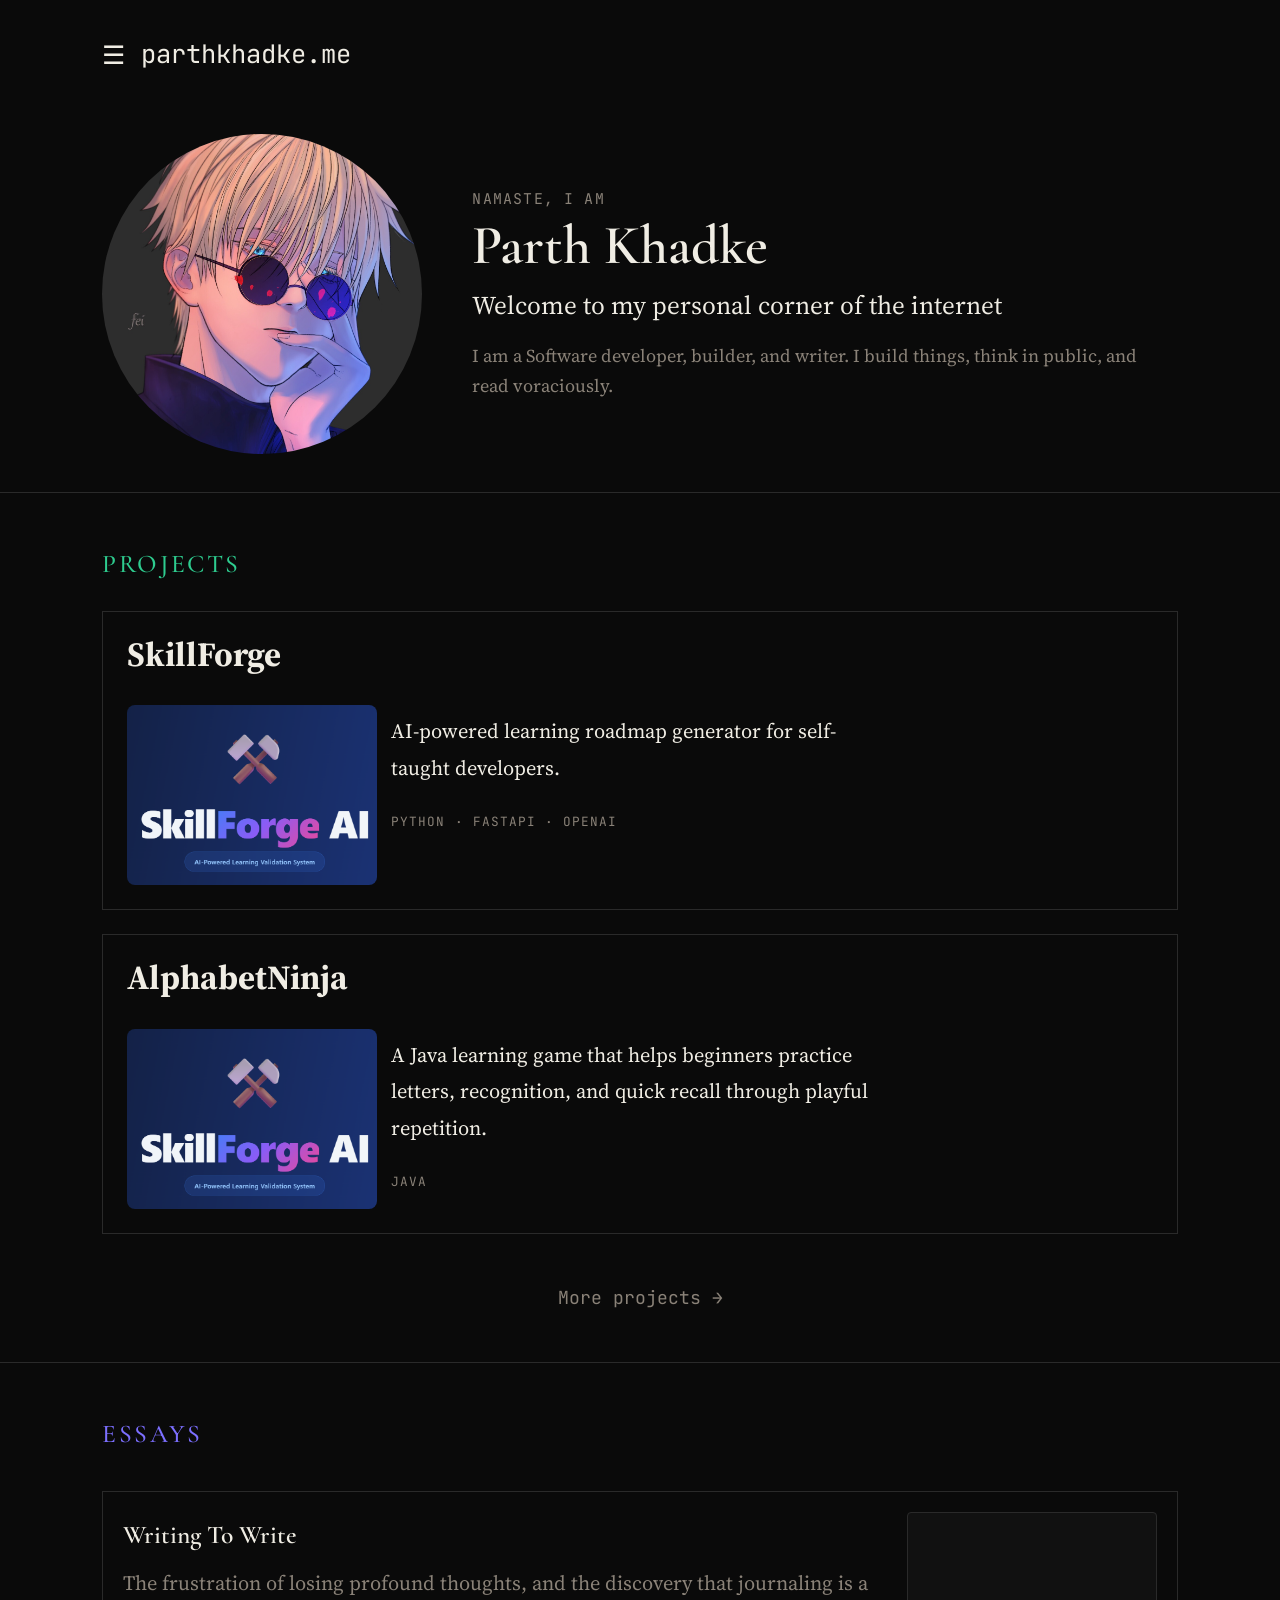
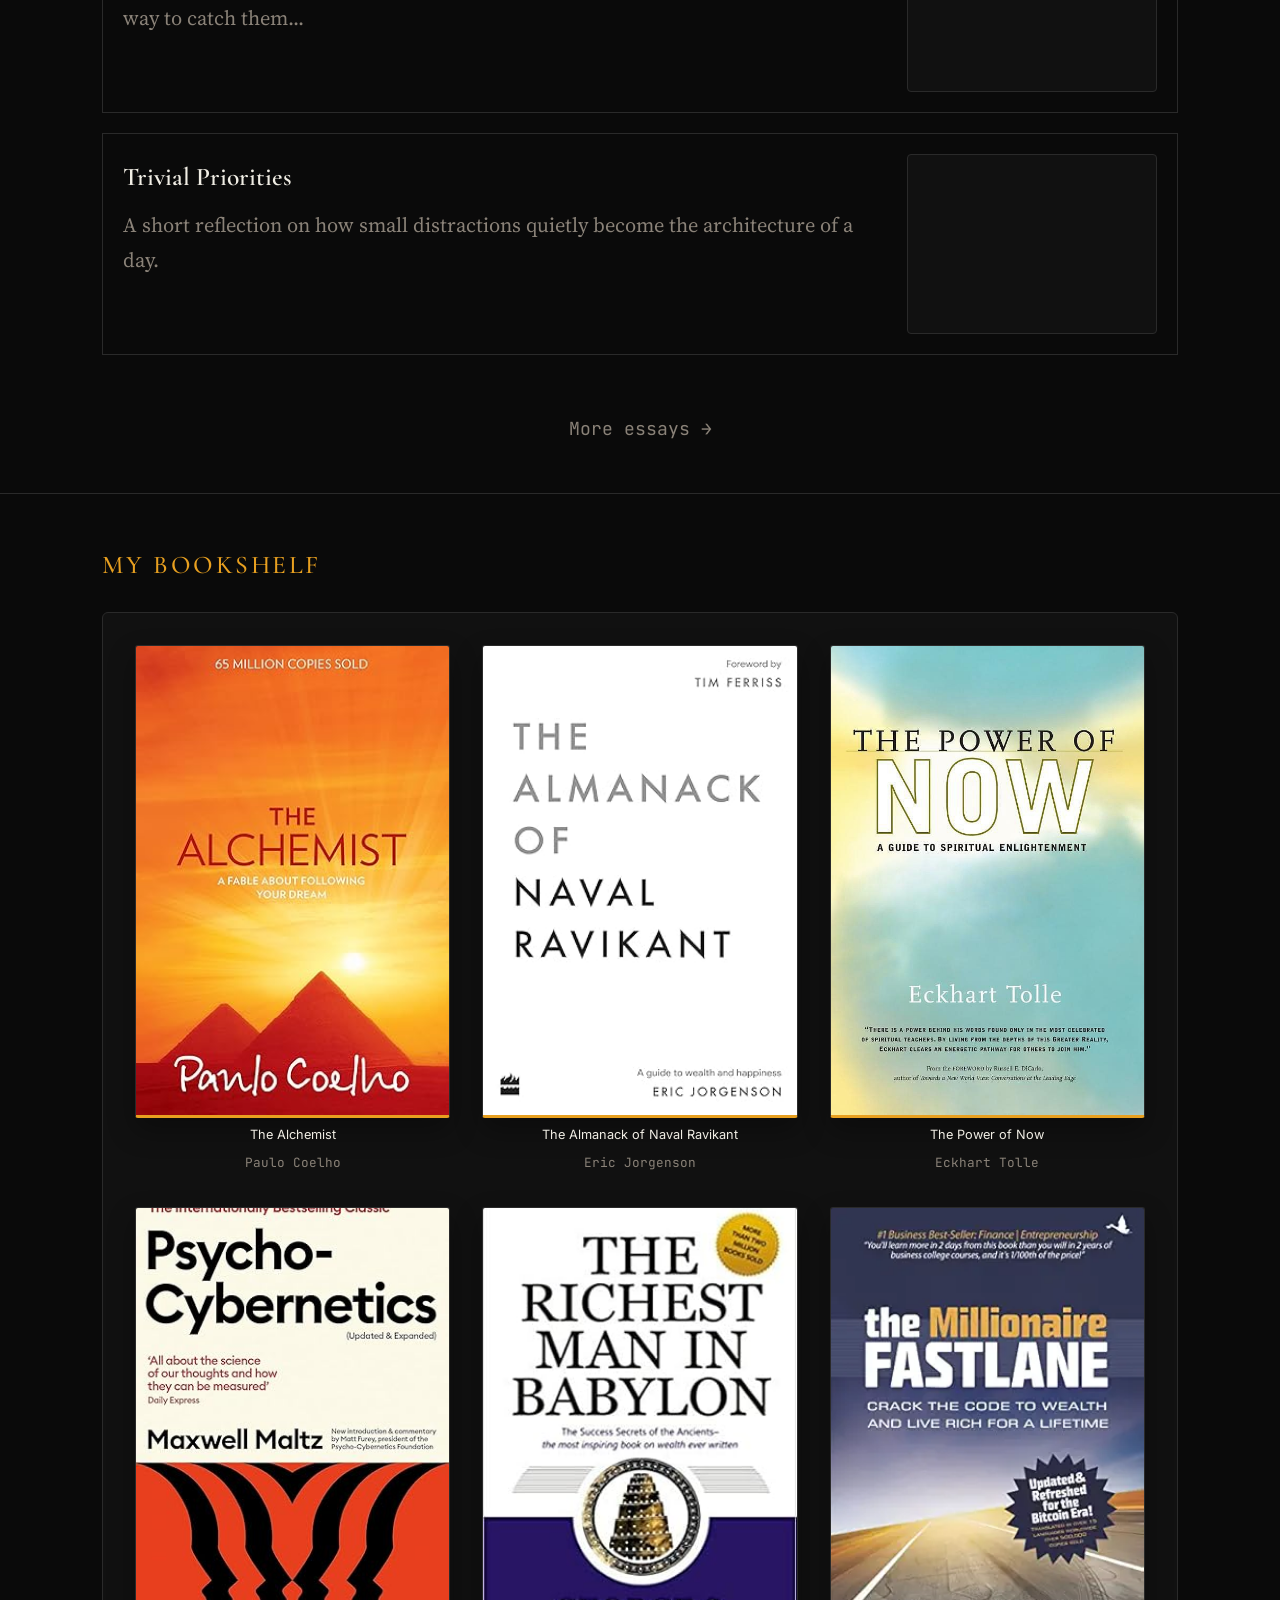
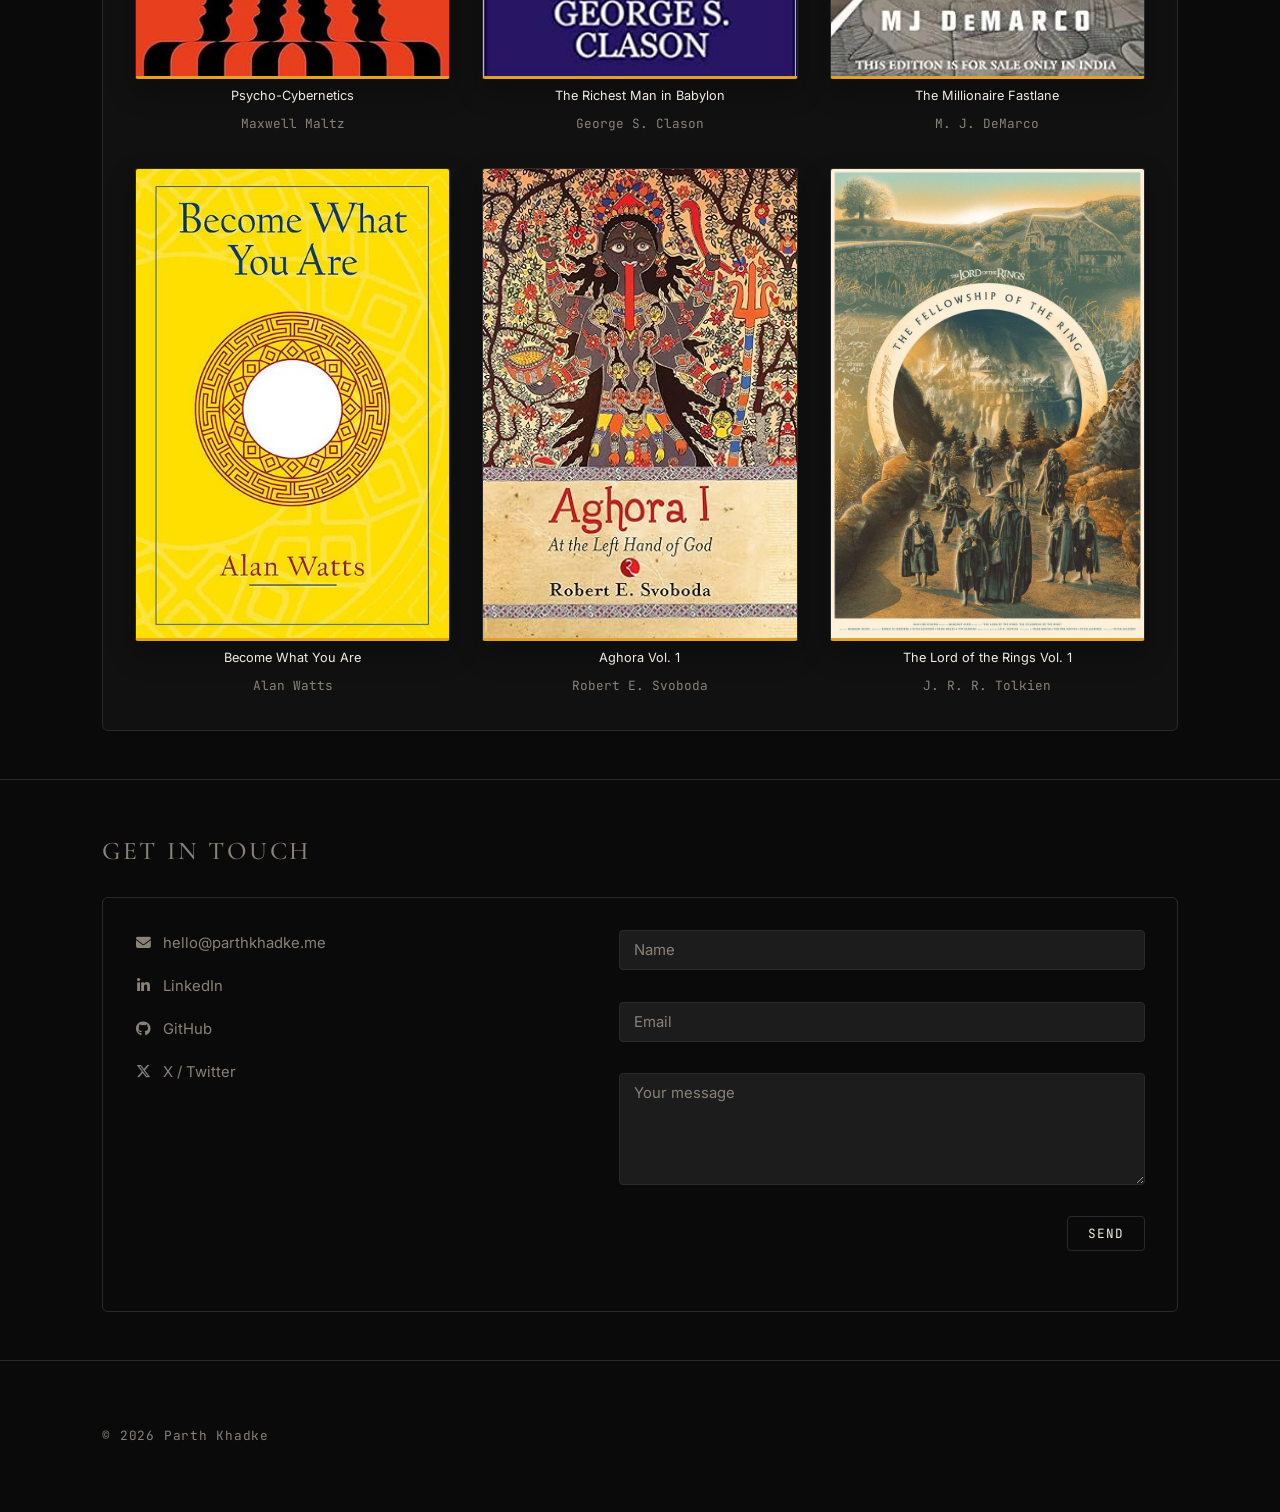
<file: index.html>
<!doctype html>
<html lang="en">
  <head>
    <meta charset="UTF-8" />
    <meta name="viewport" content="width=device-width, initial-scale=1.0" />
    <meta
      name="description"
      content="Parth Khadke — Software Developer, Builder, Writer."
    />
    <title>Parth Khadke</title>

    <!-- Fonts -->
    <link rel="preconnect" href="https://fonts.googleapis.com" />
    <link rel="preconnect" href="https://fonts.gstatic.com" crossorigin />
    <link
      href="https://fonts.googleapis.com/css2?family=Cormorant+Garamond:wght@600&family=Inter:wght@400;500&family=JetBrains+Mono:wght@400;500&family=Source+Serif+4:ital,wght@0,400;1,400&display=swap"
      rel="stylesheet"
    />

    <!-- Icons -->
    <link
      rel="stylesheet"
      href="https://cdnjs.cloudflare.com/ajax/libs/font-awesome/6.5.2/css/all.min.css"
    />

    <!-- Styles -->
    <link rel="stylesheet" href="css/styles.css" />
  </head>
  <body>
    <!-- ═══════════════════════════════════════════
         PRE-LOADER OVERLAY
         Removed from DOM after animation completes.
         sessionStorage prevents replay on return visits.
    ═══════════════════════════════════════════ -->
    <div id="preloader" aria-hidden="true">
      <div class="preloader__inner">
        <span class="preloader__name" id="preloaderName">parthkhadke.me</span>
      </div>
    </div>

    <!-- ═══════════════════════════════════════════
         HOMEPAGE CONTENT (The Stream)
         Invisible during preloader, revealed on fade-out.
    ═══════════════════════════════════════════ -->
    <div id="site-content" class="site-content">
      <!-- NAV -->
      <header class="site-header">
        <nav class="nav" aria-label="Primary navigation">
          <div class="nav__left">
            <button
              id="menu-toggle"
              class="menu-toggle"
              aria-label="Open navigation menu"
              aria-expanded="false"
            >
              ☰
            </button>

            <a href="index.html" class="nav__logo">parthkhadke.me</a>
          </div>
        </nav>
      </header>

      <!-- Floating Navigation Panel -->

      <div id="nav-overlay" class="nav-overlay"></div>

      <div id="nav-panel" class="nav-panel">
        <nav class="nav-panel__menu">
          <a href="index.html" class="nav-panel__link">Home</a>
          <a href="projects.html" class="nav-panel__link">Work</a>
          <a href="essays.html" class="nav-panel__link">Writing</a>
          <a href="library.html" class="nav-panel__link">Library</a>
          <a href="about.html" class="nav-panel__link">About</a>

          <div class="nav-panel__divider"></div>

          <a
            href="https://github.com/parth-khadke"
            class="nav-panel__link"
            target="_blank"
          >
            GitHub
          </a>

          <a
            href="https://www.linkedin.com/in/parth-khadke-21ab2625a/"
            class="nav-panel__link"
            target="_blank"
          >
            LinkedIn
          </a>

          <a href="mailto:hello@parthkhadke.me" class="nav-panel__link">
            Email
          </a>
        </nav>
      </div>

      <!-- HERO -->
      <section class="hero" aria-label="Introduction">
        <div class="hero__inner">
          <div class="hero__avatar" aria-hidden="true">
            <!-- Placeholder avatar circle -->
            <img id="profile" src="profile.jpeg" alt="profile photo" />
          </div>
          <div class="hero__text">
            <p class="hero__greeting">Namaste, I am</p>
            <h1 class="hero__name">Parth Khadke</h1>
            <p class="hero__tagline">
              Welcome to my personal corner of the internet
            </p>
            <p class="hero__bio">
              I am a Software developer, builder, and writer. I build things,
              think in public, and read voraciously.
            </p>
          </div>
        </div>
      </section>

      <hr class="section-divider" />

      <!-- PROJECTS -->
      <section class="stream-section" aria-label="Projects">
        <h2 class="stream-section__title stream-section__title--emerald">
          Projects
        </h2>

        <ul class="project-list" role="list">
          <li class="project-card">
            <a href="projects/skillforge.html" class="project-card__link">
            <h3 class="project-card__name">SkillForge</h3>

            <div class="project-card__content">
              <div class="project-card__logo">
                <img src="skillforge_logo.png" alt="SkillForge logo" />
              </div>

              <div class="project-card__info">
                <p class="project-card__desc">
                  AI-powered learning roadmap generator for self-taught
                  developers.
                </p>

                <p class="project-card__stack">Python · FastAPI · OpenAI</p>
              </div>
            </div>
            </a>
          </li>

          <li class="project-card">
            <a href="projects/alphabetninja.html" class="project-card__link">
            <h3 class="project-card__name">AlphabetNinja</h3>

            <div class="project-card__content">
              <div class="project-card__logo">
                <img
                  src="skillforge_logo.png"
                  alt="AlphabetNinja logo"
                />
              </div>

              <div class="project-card__info">
                <p class="project-card__desc">
                  A Java learning game that helps beginners practice letters,
                  recognition, and quick recall through playful repetition.
                </p>

                <p class="project-card__stack">Java</p>
              </div>
            </div>
            </a>
          </li>
        </ul>
        <div class="more-link-wrapper">
          <a href="projects.html" class="more-link">More projects &rarr;</a>
        </div>
      </section>

      <hr class="section-divider" />

      <!-- ESSAYS -->
      <section class="stream-section" aria-label="Essays">
        <h2 class="stream-section__title stream-section__title--indigo">
          Essays
        </h2>
        <ul class="essay-list" role="list">
          <li class="essay-card">
            <a href="essays/writingtowrite.html" class="essay-card__link">
            <div class="essay-card__body">
              <h3 class="essay-card__title">Writing To Write</h3>
              <p class="essay-card__excerpt">
                The frustration of losing profound thoughts, and the discovery that journaling is a way to catch them...
              </p>
            </div>
            <div class="essay-card__image" aria-hidden="true"></div>
            </a>
          </li>
          <li class="essay-card">
            <a href="essays/trivial-priorities.html" class="essay-card__link">
            <div class="essay-card__body">
              <h3 class="essay-card__title">Trivial Priorities</h3>
              <p class="essay-card__excerpt">
                A short reflection on how small distractions quietly become
                the architecture of a day.
              </p>
            </div>
            <div class="essay-card__image" aria-hidden="true"></div>
            </a>
          </li>
        </ul>
        <div class="more-link-wrapper">
          <a href="essays.html" class="more-link">More essays &rarr;</a>
        </div>
      </section>

      <hr class="section-divider" />

      <!-- BOOKSHELF -->
      <section class="stream-section" aria-label="My Bookshelf">
        <h2 class="stream-section__title stream-section__title--amber">
          My Bookshelf
        </h2>
        <ul class="bookshelf-grid" role="list">
          <li class="book-card">
            <img class="book-card__cover" src="assets/alchemist.jpg" alt="The Alchemist book cover" />
            <p class="book-card__title">The Alchemist</p>
            <p class="book-card__author">Paulo Coelho</p>
          </li>
          <li class="book-card">
            <img class="book-card__cover" src="assets/almanack.jpg" alt="The Almanack of Naval Ravikant book cover" />
            <p class="book-card__title">The Almanack of Naval Ravikant</p>
            <p class="book-card__author">Eric Jorgenson</p>
          </li>
          <li class="book-card">
            <img class="book-card__cover" src="assets/power_of_now.jpg" alt="The Power of Now book cover" />
            <p class="book-card__title">The Power of Now</p>
            <p class="book-card__author">Eckhart Tolle</p>
          </li>
          <li class="book-card">
            <img class="book-card__cover" src="assets/psycho_cybernetics.jpg" alt="Psycho-Cybernetics book cover" />
            <p class="book-card__title">Psycho-Cybernetics</p>
            <p class="book-card__author">Maxwell Maltz</p>
          </li>
          <li class="book-card">
            <img class="book-card__cover" src="assets/richest_man_in_babylon.jpg" alt="The Richest Man in Babylon book cover" />
            <p class="book-card__title">The Richest Man in Babylon</p>
            <p class="book-card__author">George S. Clason</p>
          </li>
          <li class="book-card">
            <img class="book-card__cover" src="assets/millionaire_fastlane.webp" alt="The Millionaire Fastlane book cover" />
            <p class="book-card__title">The Millionaire Fastlane</p>
            <p class="book-card__author">M. J. DeMarco</p>
          </li>
          <li class="book-card">
            <img class="book-card__cover" src="assets/become_what_you_are.jpg" alt="Become What You Are book cover" />
            <p class="book-card__title">Become What You Are</p>
            <p class="book-card__author">Alan Watts</p>
          </li>
          <li class="book-card">
            <img class="book-card__cover" src="assets/aghora_vol1.jpg" alt="Aghora Volume 1 book cover" />
            <p class="book-card__title">Aghora Vol. 1</p>
            <p class="book-card__author">Robert E. Svoboda</p>
          </li>
          <li class="book-card">
            <img class="book-card__cover" src="assets/LOTR_VOL1.jpg" alt="The Lord of the Rings Volume 1 book cover" />
            <p class="book-card__title">The Lord of the Rings Vol. 1</p>
            <p class="book-card__author">J. R. R. Tolkien</p>
          </li>
        </ul>
      </section>

      <hr class="section-divider" />

      <!-- CONTACT -->
      <section
        class="stream-section contact-section"
        id="contact"
        aria-label="Get In Touch"
      >
        <h2 class="stream-section__title">Get In Touch</h2>
        <div class="contact-grid">
          <div class="contact-links">
            <a href="mailto:hello@parthkhadke.me" class="contact-link"
              ><i class="fa-solid fa-envelope" aria-hidden="true"></i>
              hello@parthkhadke.me</a
            >
            <a
              href="https://www.linkedin.com/in/parth-khadke-21ab2625a/"
              target="_blank"
              rel="noopener noreferrer"
              class="contact-link"
              ><i class="fa-brands fa-linkedin-in" aria-hidden="true"></i>
              LinkedIn</a
            >
            <a
              href="https://github.com/parth-khadke"
              target="_blank"
              rel="noopener noreferrer"
              class="contact-link"
              ><i class="fa-brands fa-github" aria-hidden="true"></i> GitHub</a
            >
            <a
              href="https://x.com/Parth_Khadke_"
              target="_blank"
              rel="noopener noreferrer"
              class="contact-link"
              ><i class="fa-brands fa-x-twitter" aria-hidden="true"></i> X /
              Twitter</a
            >
          </div>
          <form
            class="contact-form"
            action="#"
            method="POST"
            novalidate
          >
            <label for="cf-name" class="sr-only">Name</label>
            <input
              type="text"
              id="cf-name"
              name="name"
              placeholder="Name"
              autocomplete="name"
              minlength="2"
              maxlength="80"
              required
            />
            <p class="form-error" id="cf-name-error" aria-live="polite"></p>
            <label for="cf-email" class="sr-only">Email</label>
            <input
              type="email"
              id="cf-email"
              name="email"
              placeholder="Email"
              autocomplete="email"
              maxlength="120"
              required
            />
            <p class="form-error" id="cf-email-error" aria-live="polite"></p>
            <label for="cf-message" class="sr-only">Message</label>
            <textarea
              id="cf-message"
              name="message"
              rows="5"
              placeholder="Your message"
              minlength="12"
              maxlength="1000"
              required
            ></textarea>
            <p class="form-error" id="cf-message-error" aria-live="polite"></p>
            <button type="submit">Send</button>
            <p class="form-status" id="cf-status" aria-live="polite"></p>
          </form>
        </div>
      </section>

      <!-- FOOTER -->
      <footer class="site-footer">
        <p class="site-footer__copy">&copy; 2026 Parth Khadke</p>
      </footer>
    </div>
    <!-- /site-content -->

    <script src="js/main.js"></script>
  </body>
</html>
</file>
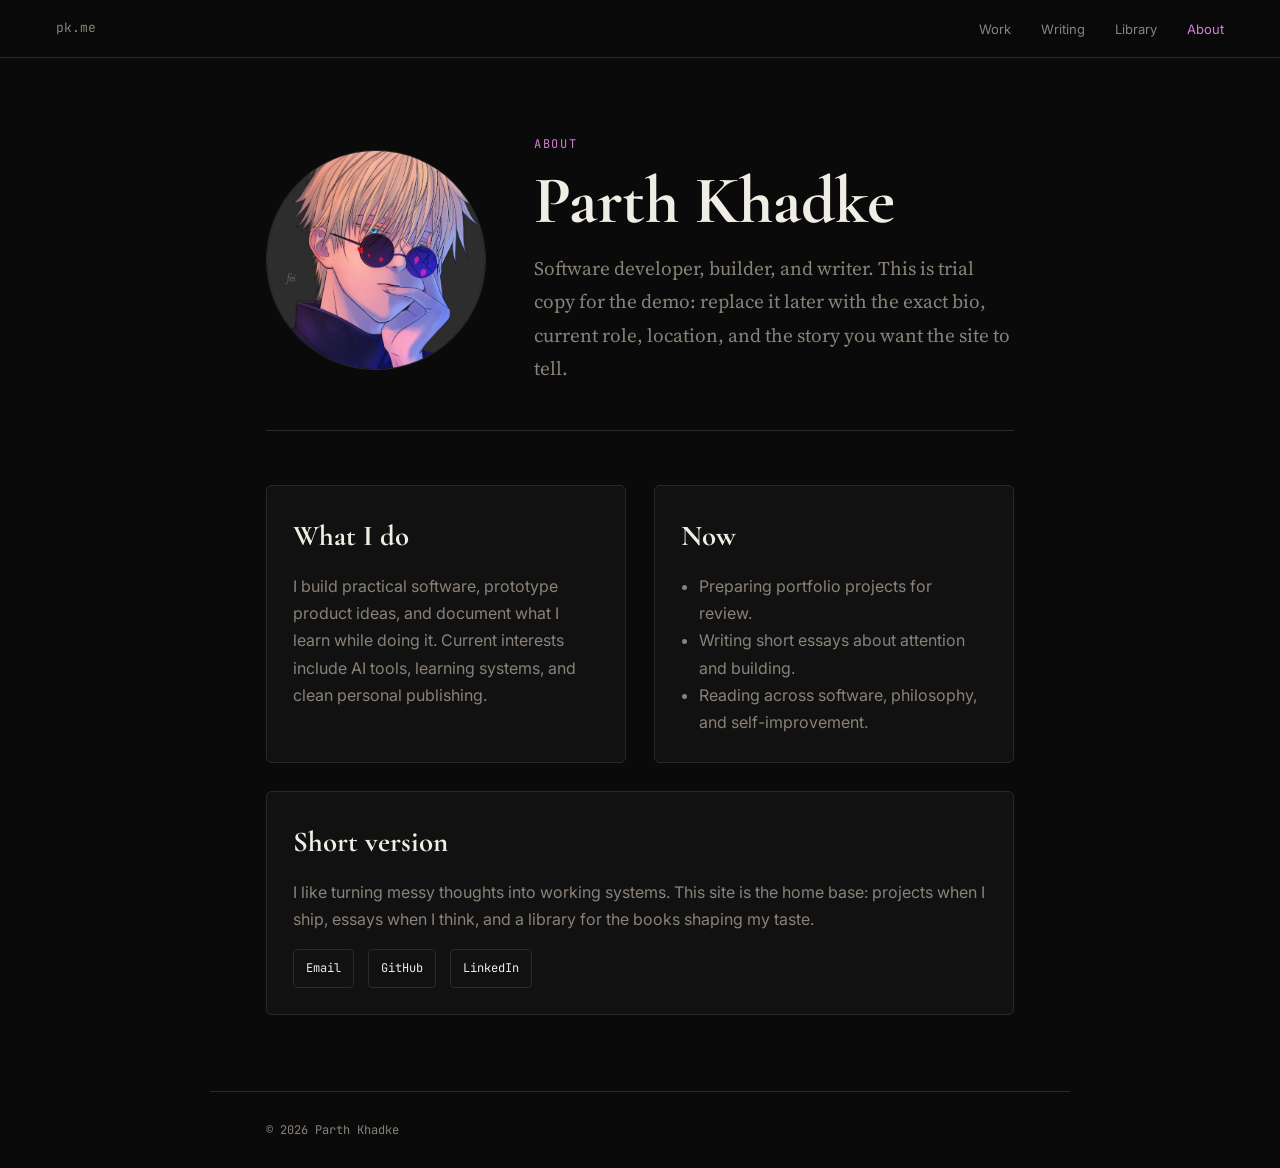
<file: about.html>
<!DOCTYPE html>
<html lang="en">
<head>
    <meta charset="UTF-8">
    <meta name="viewport" content="width=device-width, initial-scale=1.0">
    <meta name="description" content="About Parth Khadke.">
    <title>About | Parth Khadke</title>
    <link rel="preconnect" href="https://fonts.googleapis.com">
    <link rel="preconnect" href="https://fonts.gstatic.com" crossorigin>
    <link href="https://fonts.googleapis.com/css2?family=Cormorant+Garamond:wght@600&family=Inter:wght@400;500;600&family=JetBrains+Mono:wght@400;500&family=Source+Serif+4:wght@400;600&display=swap" rel="stylesheet">
    <link rel="icon" type="image/png" href="favicon.png">
    <style>
        :root { --bg:#0a0a0a; --surface:#111; --border:#2a2a2a; --text-pri:#f0ede4; --text-mut:#8a8278; --violet:#d47fd4; --font-display:"Cormorant Garamond",Georgia,serif; --font-body:"Source Serif 4",Georgia,serif; --font-ui:"Inter",system-ui,sans-serif; --font-mono:"JetBrains Mono",monospace; --max-w:860px; --pad:clamp(20px,6vw,56px); }
        *{box-sizing:border-box;margin:0;padding:0} html,body{background:var(--bg);color:var(--text-pri);min-height:100vh} body{font-family:var(--font-ui);line-height:1.7}
        nav{position:sticky;top:0;height:58px;padding:0 var(--pad);display:flex;align-items:center;justify-content:space-between;border-bottom:1px solid var(--border);background:rgba(10,10,10,.88);backdrop-filter:blur(12px)}
        .nav-logo{font-family:var(--font-mono);font-size:13px;color:var(--text-mut);text-decoration:none}.nav-links{display:flex;gap:clamp(14px,4vw,30px);list-style:none}.nav-links a{color:var(--text-mut);font-size:13px;text-decoration:none}.nav-links a:hover,.nav-links a.active,.nav-logo:hover{color:var(--violet)}
        main{max-width:var(--max-w);margin:0 auto;padding:76px var(--pad)}
        .hero{display:grid;grid-template-columns:220px 1fr;gap:48px;align-items:center;margin-bottom:54px;padding-bottom:44px;border-bottom:1px solid var(--border)}
        .portrait{width:220px;aspect-ratio:1;border-radius:50%;overflow:hidden;border:1px solid var(--border);background:var(--surface)}.portrait img{width:100%;height:100%;object-fit:cover;display:block}
        .eyebrow{font-family:var(--font-mono);font-size:12px;letter-spacing:.14em;text-transform:uppercase;color:var(--violet);margin-bottom:12px}.title{font-family:var(--font-display);font-size:clamp(2.6rem,8vw,4.2rem);line-height:1.03;margin-bottom:16px}.lede{color:var(--text-mut);font-family:var(--font-body);font-size:1.2rem;line-height:1.75}
        .grid{display:grid;grid-template-columns:1fr 1fr;gap:28px}.section{padding:26px;border:1px solid var(--border);border-radius:6px;background:var(--surface)}h2{font-family:var(--font-display);font-size:1.8rem;margin-bottom:12px}p,li{color:var(--text-mut)}ul{padding-left:18px}.section--wide{grid-column:1/-1}.contact{display:flex;gap:14px;flex-wrap:wrap;margin-top:16px}.contact a{color:var(--text-pri);border:1px solid var(--border);border-radius:4px;padding:8px 12px;text-decoration:none;font-family:var(--font-mono);font-size:12px}.contact a:hover{border-color:var(--violet);color:var(--violet)}
        footer{max-width:var(--max-w);margin:0 auto;padding:28px var(--pad);border-top:1px solid var(--border);color:var(--text-mut);font-family:var(--font-mono);font-size:12px}
        @media(max-width:720px){.hero,.grid{grid-template-columns:1fr}.portrait{width:170px}}
    </style>
</head>
<body>
    <nav aria-label="Site navigation">
        <a href="index.html" class="nav-logo">pk.me</a>
        <ul class="nav-links">
            <li><a href="projects.html">Work</a></li>
            <li><a href="essays.html">Writing</a></li>
            <li><a href="library.html">Library</a></li>
            <li><a href="about.html" class="active">About</a></li>
        </ul>
    </nav>

    <main>
        <section class="hero">
            <div class="portrait"><img src="profile.jpeg" alt="Parth Khadke portrait"></div>
            <div>
                <p class="eyebrow">About</p>
                <h1 class="title">Parth Khadke</h1>
                <p class="lede">Software developer, builder, and writer. This is trial copy for the demo: replace it later with the exact bio, current role, location, and the story you want the site to tell.</p>
            </div>
        </section>

        <div class="grid">
            <section class="section">
                <h2>What I do</h2>
                <p>I build practical software, prototype product ideas, and document what I learn while doing it. Current interests include AI tools, learning systems, and clean personal publishing.</p>
            </section>
            <section class="section">
                <h2>Now</h2>
                <ul>
                    <li>Preparing portfolio projects for review.</li>
                    <li>Writing short essays about attention and building.</li>
                    <li>Reading across software, philosophy, and self-improvement.</li>
                </ul>
            </section>
            <section class="section section--wide">
                <h2>Short version</h2>
                <p>I like turning messy thoughts into working systems. This site is the home base: projects when I ship, essays when I think, and a library for the books shaping my taste.</p>
                <div class="contact">
                    <a href="mailto:hello@parthkhadke.me">Email</a>
                    <a href="https://github.com/parth-khadke" target="_blank" rel="noopener noreferrer">GitHub</a>
                    <a href="https://www.linkedin.com/in/parth-khadke-21ab2625a/" target="_blank" rel="noopener noreferrer">LinkedIn</a>
                </div>
            </section>
        </div>
    </main>

    <footer>&copy; 2026 Parth Khadke</footer>
</body>
</html>
</file>
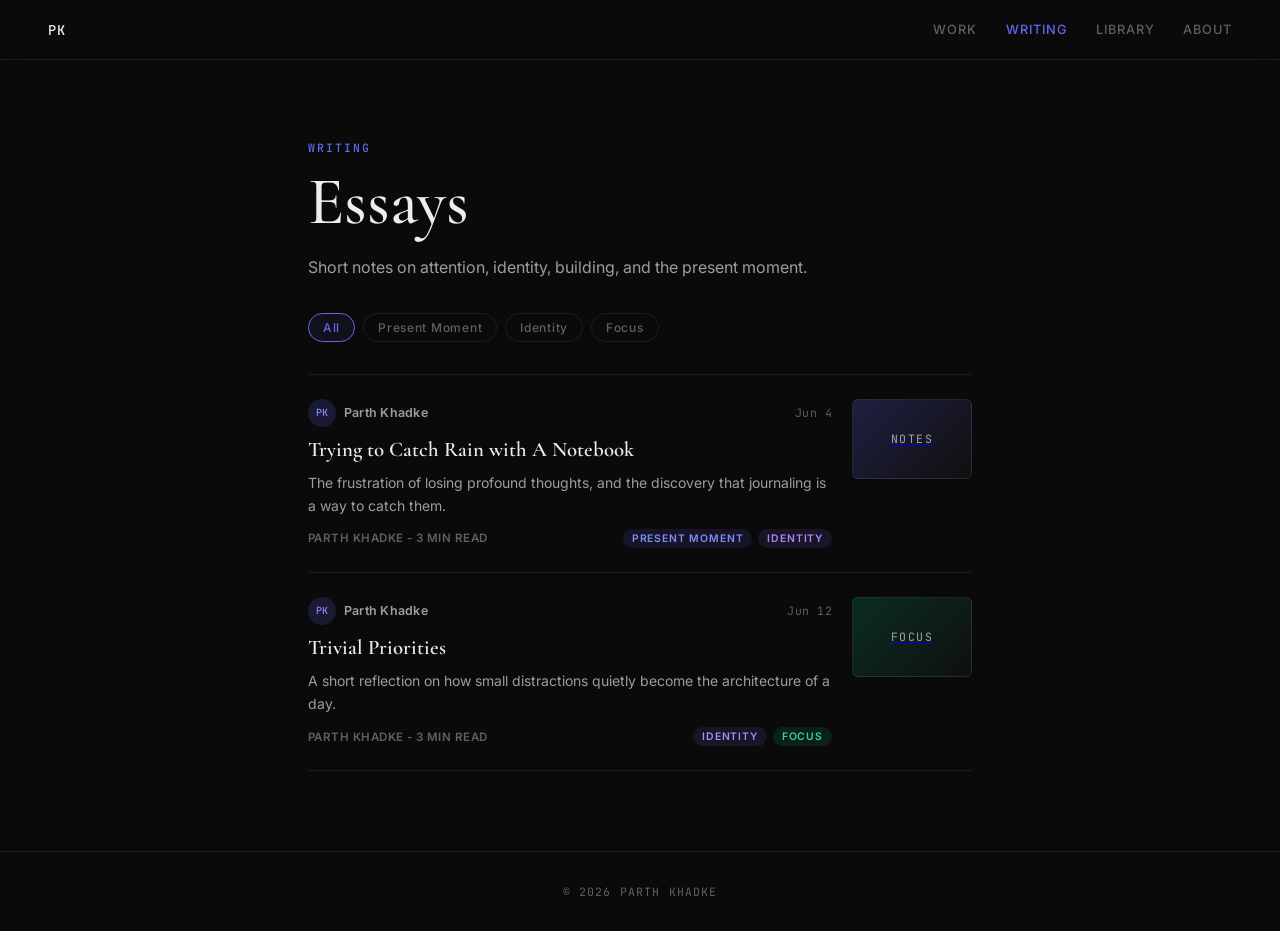
<file: essays.html>
<!DOCTYPE html>
<html lang="en">
<head>
    <meta charset="UTF-8">
    <meta name="viewport" content="width=device-width, initial-scale=1.0">
    <meta name="description" content="Essays by Parth Khadke.">
    <title>Essays | Parth Khadke</title>
    <link rel="preconnect" href="https://fonts.googleapis.com">
    <link rel="preconnect" href="https://fonts.gstatic.com" crossorigin>
    <link href="https://fonts.googleapis.com/css2?family=Cormorant+Garamond:ital,wght@0,400;0,500;0,600;1,400;1,500&family=Inter:wght@400;500;600&family=JetBrains+Mono:wght@400;500&display=swap" rel="stylesheet">
    <link rel="icon" type="image/png" href="favicon.png">
    <link rel="stylesheet" href="css/essays.css">
</head>
<body>
    <nav class="nav" aria-label="Site navigation">
        <a href="index.html" class="nav-logo">PK</a>
        <div class="nav-links">
            <a href="projects.html">Work</a>
            <a href="essays.html" class="active">Writing</a>
            <a href="library.html">Library</a>
            <a href="about.html">About</a>
        </div>
    </nav>

    <header class="page-header">
        <p class="page-eyebrow">Writing</p>
        <h1 class="page-title">Essays</h1>
        <p class="page-subtitle">Short notes on attention, identity, building, and the present moment.</p>
    </header>

    <div class="filter-bar" role="navigation" aria-label="Filter by topic">
        <button class="filter-btn active" data-filter="all">All</button>
        <button class="filter-btn" data-filter="present">Present Moment</button>
        <button class="filter-btn" data-filter="identity">Identity</button>
        <button class="filter-btn" data-filter="focus">Focus</button>
    </div>

    <main class="essay-list" id="essay-list" aria-label="Essays">
        <article class="essay-card" data-tags="present identity">
            <div class="essay-card-body">
                <div class="essay-meta-top">
                    <div class="author-chip">
                        <div class="author-avatar" aria-hidden="true">PK</div>
                        <span class="author-name">Parth Khadke</span>
                    </div>
                    <time class="essay-date" datetime="2025-06-04">Jun 4</time>
                </div>
                <a href="essays/writingtowrite.html" class="essay-link">
                    <h2 class="essay-title">Trying to Catch Rain with A Notebook</h2>
                    <p class="essay-excerpt">The frustration of losing profound thoughts, and the discovery that journaling is a way to catch them.</p>
                </a>
                <div class="essay-meta-bottom">
                    <span class="essay-byline">Parth Khadke - 3 min read</span>
                    <div class="essay-tags">
                        <span class="essay-tag tag-present">Present Moment</span>
                        <span class="essay-tag tag-identity">Identity</span>
                    </div>
                </div>
            </div>
            <a href="essays/writingtowrite.html" class="essay-card-thumb essay-card-thumb--notebook" tabindex="-1" aria-hidden="true">
                <span>Notes</span>
            </a>
        </article>

        <article class="essay-card" data-tags="focus identity">
            <div class="essay-card-body">
                <div class="essay-meta-top">
                    <div class="author-chip">
                        <div class="author-avatar" aria-hidden="true">PK</div>
                        <span class="author-name">Parth Khadke</span>
                    </div>
                    <time class="essay-date" datetime="2025-06-12">Jun 12</time>
                </div>
                <a href="essays/trivial-priorities.html" class="essay-link">
                    <h2 class="essay-title">Trivial Priorities</h2>
                    <p class="essay-excerpt">A short reflection on how small distractions quietly become the architecture of a day.</p>
                </a>
                <div class="essay-meta-bottom">
                    <span class="essay-byline">Parth Khadke - 3 min read</span>
                    <div class="essay-tags">
                        <span class="essay-tag tag-identity">Identity</span>
                        <span class="essay-tag tag-growth">Focus</span>
                    </div>
                </div>
            </div>
            <a href="essays/trivial-priorities.html" class="essay-card-thumb essay-card-thumb--priorities" tabindex="-1" aria-hidden="true">
                <span>Focus</span>
            </a>
        </article>
    </main>

    <footer class="site-footer">
        <p class="footer-copy">&copy; 2026 Parth Khadke</p>
    </footer>

    <script>
        const filterBtns = document.querySelectorAll('.filter-btn');
        const cards = document.querySelectorAll('.essay-card');

        filterBtns.forEach((btn) => {
            btn.addEventListener('click', () => {
                filterBtns.forEach((b) => b.classList.remove('active'));
                btn.classList.add('active');

                const filter = btn.dataset.filter;
                cards.forEach((card) => {
                    card.style.display = filter === 'all' || card.dataset.tags.includes(filter) ? '' : 'none';
                });
            });
        });
    </script>
</body>
</html>
</file>
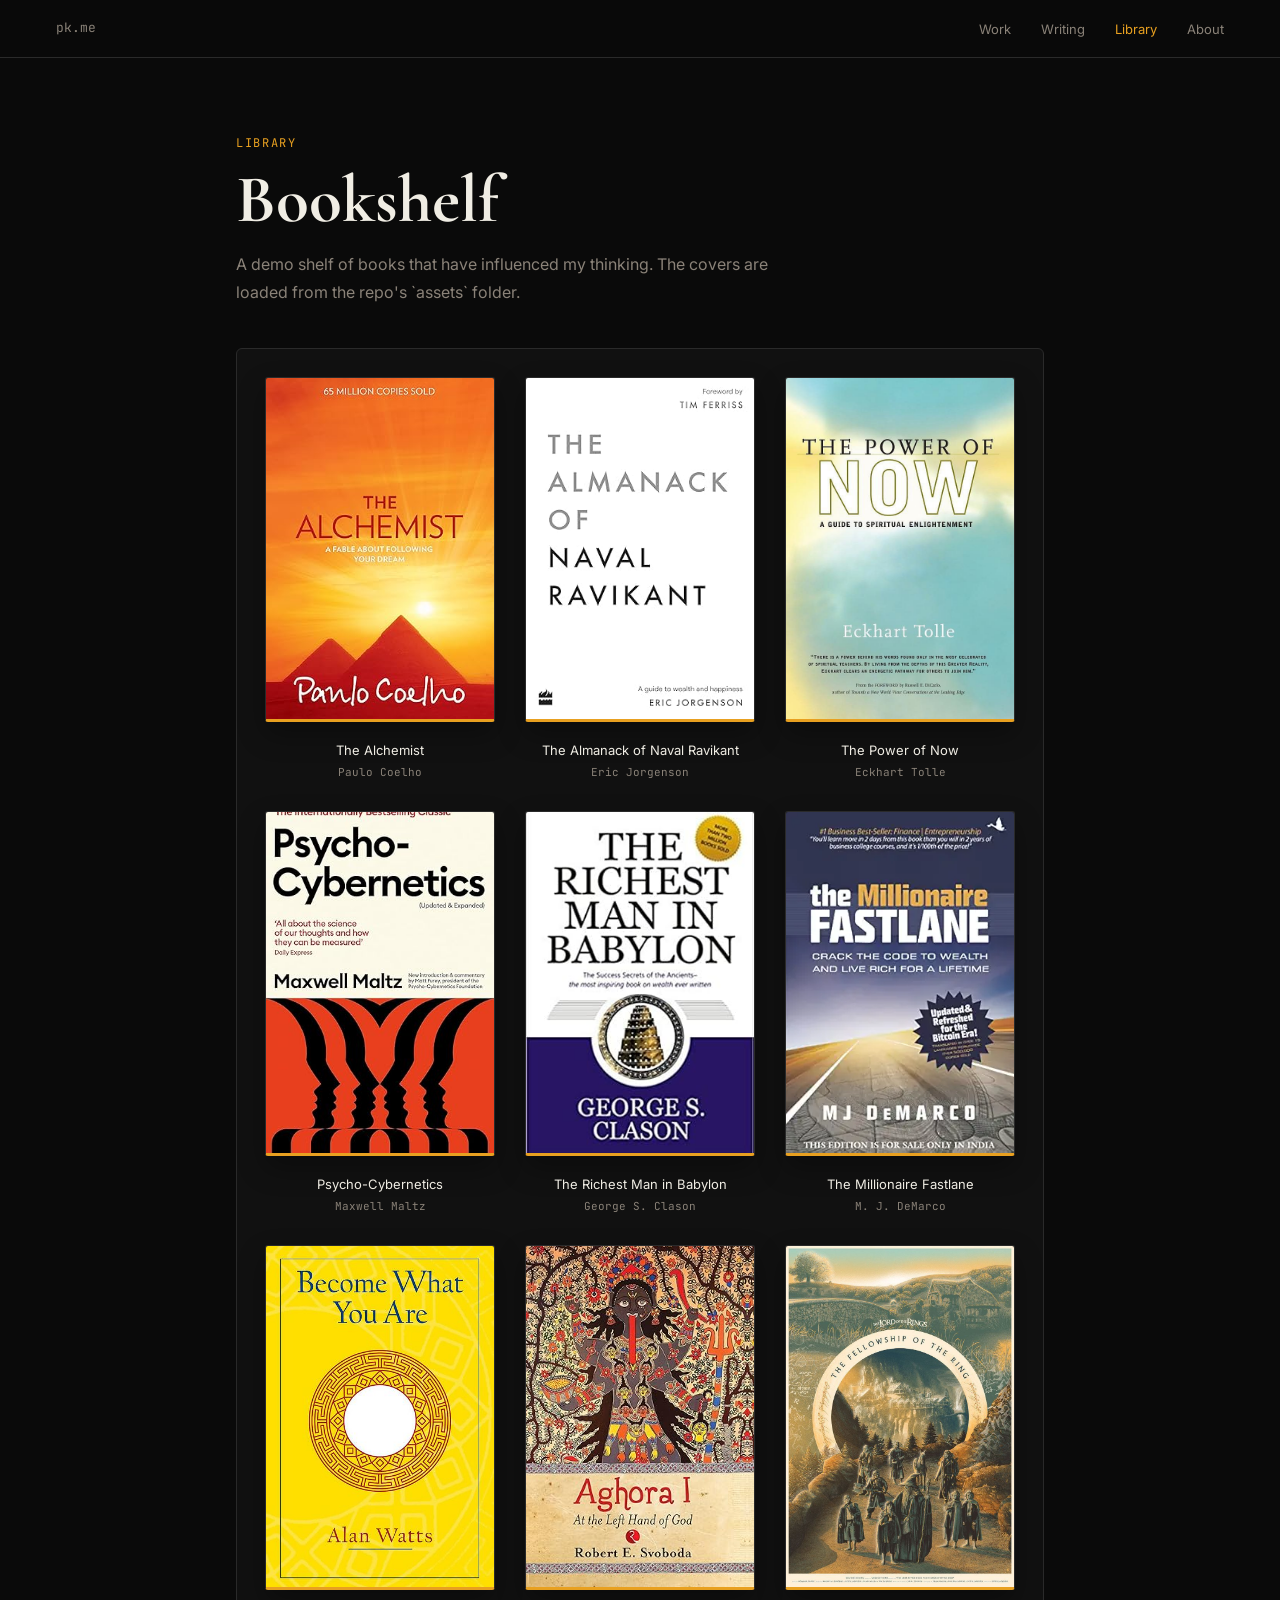
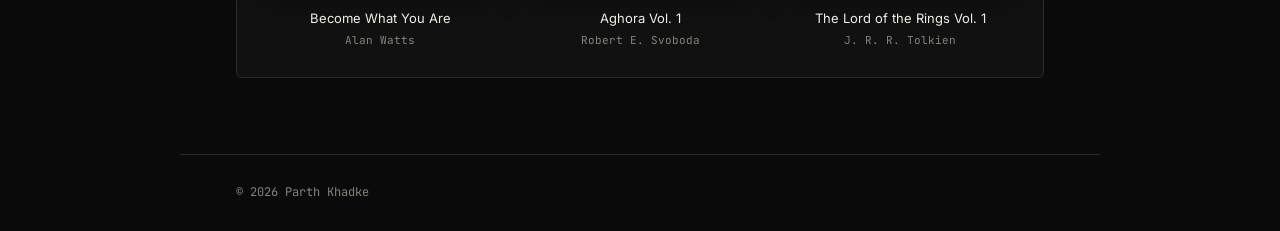
<file: library.html>
<!DOCTYPE html>
<html lang="en">
<head>
    <meta charset="UTF-8">
    <meta name="viewport" content="width=device-width, initial-scale=1.0">
    <meta name="description" content="Bookshelf of Parth Khadke.">
    <title>Library | Parth Khadke</title>
    <link rel="preconnect" href="https://fonts.googleapis.com">
    <link rel="preconnect" href="https://fonts.gstatic.com" crossorigin>
    <link href="https://fonts.googleapis.com/css2?family=Cormorant+Garamond:wght@600&family=Inter:wght@400;500;600&family=JetBrains+Mono:wght@400;500&display=swap" rel="stylesheet">
    <link rel="icon" type="image/png" href="favicon.png">
    <style>
        :root { --bg:#0a0a0a; --surface:#111; --border:#2a2a2a; --text-pri:#f0ede4; --text-mut:#8a8278; --amber:#e8a020; --font-display:"Cormorant Garamond",Georgia,serif; --font-ui:"Inter",system-ui,sans-serif; --font-mono:"JetBrains Mono",monospace; --max-w:920px; --pad:clamp(20px,6vw,56px); }
        *{box-sizing:border-box;margin:0;padding:0} html,body{background:var(--bg);color:var(--text-pri);min-height:100vh} body{font-family:var(--font-ui);line-height:1.6}
        nav{position:sticky;top:0;height:58px;padding:0 var(--pad);display:flex;align-items:center;justify-content:space-between;border-bottom:1px solid var(--border);background:rgba(10,10,10,.88);backdrop-filter:blur(12px)}
        .nav-logo{font-family:var(--font-mono);font-size:13px;color:var(--text-mut);text-decoration:none}.nav-links{display:flex;gap:clamp(14px,4vw,30px);list-style:none}.nav-links a{color:var(--text-mut);font-size:13px;text-decoration:none}.nav-links a:hover,.nav-links a.active,.nav-logo:hover{color:var(--amber)}
        main{max-width:var(--max-w);margin:0 auto;padding:76px var(--pad)}
        .eyebrow{font-family:var(--font-mono);font-size:12px;letter-spacing:.14em;text-transform:uppercase;color:var(--amber);margin-bottom:12px}.title{font-family:var(--font-display);font-size:clamp(2.6rem,8vw,4.2rem);line-height:1.03;margin-bottom:16px}.subtitle{color:var(--text-mut);max-width:560px;line-height:1.75;margin-bottom:42px}
        .books{display:grid;grid-template-columns:repeat(3,minmax(150px,1fr));gap:30px;padding:28px;border:1px solid var(--border);border-radius:6px;background:var(--surface)}
        .book{text-align:center}.book img{width:100%;aspect-ratio:2/3;object-fit:cover;border-radius:3px;border:1px solid var(--border);border-bottom:3px solid var(--amber);box-shadow:0 12px 28px rgba(0,0,0,.32);margin-bottom:10px}.book-title{font-size:13px;color:var(--text-pri)}.book-author{font-family:var(--font-mono);font-size:11px;color:var(--text-mut);margin-top:3px}
        footer{max-width:var(--max-w);margin:0 auto;padding:28px var(--pad);border-top:1px solid var(--border);color:var(--text-mut);font-family:var(--font-mono);font-size:12px}
        @media(max-width:680px){.books{grid-template-columns:repeat(2,1fr);gap:22px;padding:20px}} @media(max-width:380px){.books{grid-template-columns:1fr}}
    </style>
</head>
<body>
    <nav aria-label="Site navigation">
        <a href="index.html" class="nav-logo">pk.me</a>
        <ul class="nav-links">
            <li><a href="projects.html">Work</a></li>
            <li><a href="essays.html">Writing</a></li>
            <li><a href="library.html" class="active">Library</a></li>
            <li><a href="about.html">About</a></li>
        </ul>
    </nav>

    <main>
        <p class="eyebrow">Library</p>
        <h1 class="title">Bookshelf</h1>
        <p class="subtitle">A demo shelf of books that have influenced my thinking. The covers are loaded from the repo's `assets` folder.</p>
        <section class="books" aria-label="Bookshelf">
            <article class="book"><img src="assets/alchemist.jpg" alt="The Alchemist book cover"><p class="book-title">The Alchemist</p><p class="book-author">Paulo Coelho</p></article>
            <article class="book"><img src="assets/almanack.jpg" alt="The Almanack of Naval Ravikant book cover"><p class="book-title">The Almanack of Naval Ravikant</p><p class="book-author">Eric Jorgenson</p></article>
            <article class="book"><img src="assets/power_of_now.jpg" alt="The Power of Now book cover"><p class="book-title">The Power of Now</p><p class="book-author">Eckhart Tolle</p></article>
            <article class="book"><img src="assets/psycho_cybernetics.jpg" alt="Psycho-Cybernetics book cover"><p class="book-title">Psycho-Cybernetics</p><p class="book-author">Maxwell Maltz</p></article>
            <article class="book"><img src="assets/richest_man_in_babylon.jpg" alt="The Richest Man in Babylon book cover"><p class="book-title">The Richest Man in Babylon</p><p class="book-author">George S. Clason</p></article>
            <article class="book"><img src="assets/millionaire_fastlane.webp" alt="The Millionaire Fastlane book cover"><p class="book-title">The Millionaire Fastlane</p><p class="book-author">M. J. DeMarco</p></article>
            <article class="book"><img src="assets/become_what_you_are.jpg" alt="Become What You Are book cover"><p class="book-title">Become What You Are</p><p class="book-author">Alan Watts</p></article>
            <article class="book"><img src="assets/aghora_vol1.jpg" alt="Aghora Volume 1 book cover"><p class="book-title">Aghora Vol. 1</p><p class="book-author">Robert E. Svoboda</p></article>
            <article class="book"><img src="assets/LOTR_VOL1.jpg" alt="The Lord of the Rings Volume 1 book cover"><p class="book-title">The Lord of the Rings Vol. 1</p><p class="book-author">J. R. R. Tolkien</p></article>
        </section>
    </main>

    <footer>&copy; 2026 Parth Khadke</footer>
</body>
</html>
</file>
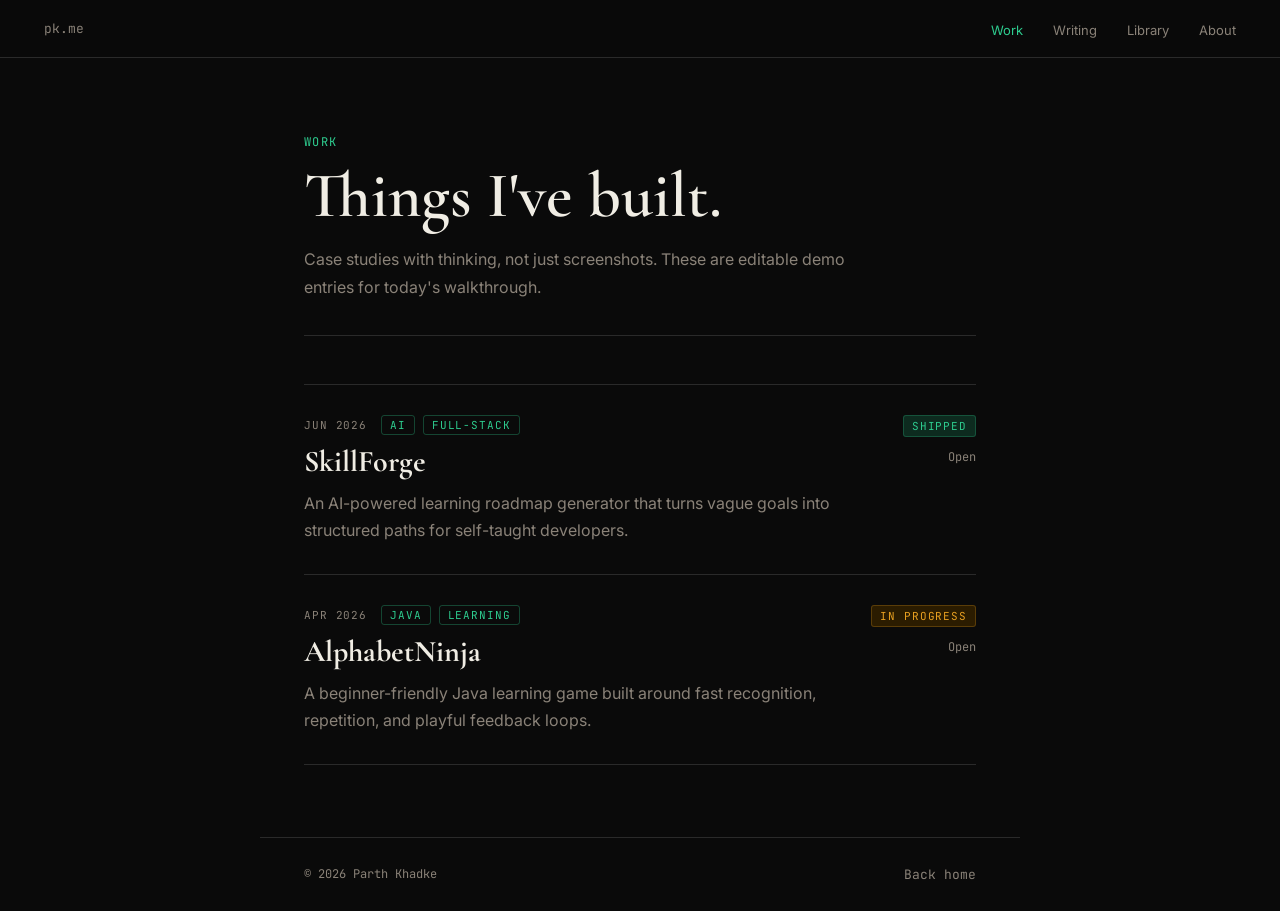
<file: projects.html>
<!DOCTYPE html>
<html lang="en">
<head>
    <meta charset="UTF-8">
    <meta name="viewport" content="width=device-width, initial-scale=1.0">
    <meta name="description" content="Projects by Parth Khadke.">
    <title>Work | Parth Khadke</title>
    <link rel="preconnect" href="https://fonts.googleapis.com">
    <link rel="preconnect" href="https://fonts.gstatic.com" crossorigin>
    <link href="https://fonts.googleapis.com/css2?family=Cormorant+Garamond:ital,wght@0,400;0,600;1,400;1,600&family=Inter:wght@400;500;600&family=JetBrains+Mono:wght@400;500&display=swap" rel="stylesheet">
    <link rel="icon" type="image/png" href="favicon.png">
    <style>
        :root {
            --bg: #0a0a0a;
            --surface: #111111;
            --border: #2a2a2a;
            --text-pri: #f0ede4;
            --text-mut: #8a8278;
            --emerald: #2ecc8f;
            --emerald-bg: #0d2b1f;
            --font-display: "Cormorant Garamond", Georgia, serif;
            --font-ui: "Inter", system-ui, sans-serif;
            --font-mono: "JetBrains Mono", monospace;
            --max-w: 760px;
            --margin: clamp(20px, 5vw, 44px);
        }
        * { box-sizing: border-box; margin: 0; padding: 0; }
        html, body { background: var(--bg); color: var(--text-pri); font-family: var(--font-ui); min-height: 100vh; }
        nav {
            position: sticky; top: 0; z-index: 10;
            height: 58px; padding: 0 var(--margin);
            display: flex; align-items: center; justify-content: space-between;
            border-bottom: 1px solid var(--border);
            background: rgba(10, 10, 10, 0.88); backdrop-filter: blur(12px);
        }
        .nav-logo, .footer-link { color: var(--text-mut); font-family: var(--font-mono); font-size: 13px; text-decoration: none; }
        .nav-links { display: flex; gap: clamp(14px, 4vw, 30px); list-style: none; }
        .nav-links a { color: var(--text-mut); font-size: 13px; text-decoration: none; }
        .nav-links a:hover, .nav-links a.active, .nav-logo:hover, .footer-link:hover { color: var(--emerald); }
        .page { max-width: var(--max-w); margin: 0 auto; padding: 76px var(--margin) 72px; }
        .page-header { margin-bottom: 48px; padding-bottom: 34px; border-bottom: 1px solid var(--border); }
        .page-eyebrow { color: var(--emerald); font-family: var(--font-mono); font-size: 12px; letter-spacing: 0.12em; text-transform: uppercase; margin-bottom: 12px; }
        .page-title { font-family: var(--font-display); font-size: clamp(2.5rem, 8vw, 4rem); font-weight: 600; line-height: 1.05; margin-bottom: 16px; }
        .page-desc { color: var(--text-mut); font-size: 1rem; line-height: 1.75; max-width: 560px; }
        .projects-list { display: flex; flex-direction: column; }
        .project-card {
            display: grid; grid-template-columns: 1fr auto; gap: 24px;
            padding: 30px 0; border-bottom: 1px solid var(--border);
            color: inherit; text-decoration: none;
        }
        .project-card:first-child { border-top: 1px solid var(--border); }
        .project-meta { display: flex; gap: 14px; align-items: center; flex-wrap: wrap; margin-bottom: 10px; }
        .project-date, .tag, .project-status { font-family: var(--font-mono); font-size: 11px; letter-spacing: 0.08em; text-transform: uppercase; }
        .project-date { color: var(--text-mut); }
        .project-tags { display: flex; gap: 8px; flex-wrap: wrap; }
        .tag { color: var(--emerald); border: 1px solid rgba(46, 204, 143, 0.3); border-radius: 3px; padding: 2px 8px; }
        .project-title { font-family: var(--font-display); font-size: 30px; line-height: 1.15; margin-bottom: 10px; }
        .project-desc { color: var(--text-mut); line-height: 1.7; max-width: 540px; }
        .project-card:hover .project-title { color: var(--emerald); }
        .project-aside { display: flex; flex-direction: column; align-items: flex-end; gap: 12px; }
        .project-status { border-radius: 3px; padding: 3px 8px; }
        .status-shipped { color: var(--emerald); background: var(--emerald-bg); border: 1px solid rgba(46, 204, 143, 0.25); }
        .status-wip { color: #e8a020; background: #2b1c00; border: 1px solid rgba(232, 160, 32, 0.25); }
        .project-arrow { color: var(--text-mut); font-family: var(--font-mono); font-size: 12px; }
        footer { max-width: var(--max-w); margin: 0 auto; padding: 28px var(--margin); border-top: 1px solid var(--border); display: flex; justify-content: space-between; gap: 20px; }
        .footer-copy { color: var(--text-mut); font-family: var(--font-mono); font-size: 12px; }
        @media (max-width: 620px) {
            .project-card { grid-template-columns: 1fr; }
            .project-aside { align-items: flex-start; flex-direction: row; justify-content: space-between; }
        }
    </style>
</head>
<body>
    <nav aria-label="Site navigation">
        <a href="index.html" class="nav-logo">pk.me</a>
        <ul class="nav-links">
            <li><a href="projects.html" class="active">Work</a></li>
            <li><a href="essays.html">Writing</a></li>
            <li><a href="library.html">Library</a></li>
            <li><a href="about.html">About</a></li>
        </ul>
    </nav>

    <main class="page">
        <header class="page-header">
            <p class="page-eyebrow">Work</p>
            <h1 class="page-title">Things I've built.</h1>
            <p class="page-desc">Case studies with thinking, not just screenshots. These are editable demo entries for today's walkthrough.</p>
        </header>

        <div class="projects-list">
            <a href="projects/skillforge.html" class="project-card">
                <div class="project-body">
                    <div class="project-meta">
                        <span class="project-date">Jun 2026</span>
                        <div class="project-tags">
                            <span class="tag">AI</span>
                            <span class="tag">Full-stack</span>
                        </div>
                    </div>
                    <h2 class="project-title">SkillForge</h2>
                    <p class="project-desc">An AI-powered learning roadmap generator that turns vague goals into structured paths for self-taught developers.</p>
                </div>
                <div class="project-aside">
                    <span class="project-status status-shipped">Shipped</span>
                    <span class="project-arrow">Open</span>
                </div>
            </a>

            <a href="projects/alphabetninja.html" class="project-card">
                <div class="project-body">
                    <div class="project-meta">
                        <span class="project-date">Apr 2026</span>
                        <div class="project-tags">
                            <span class="tag">Java</span>
                            <span class="tag">Learning</span>
                        </div>
                    </div>
                    <h2 class="project-title">AlphabetNinja</h2>
                    <p class="project-desc">A beginner-friendly Java learning game built around fast recognition, repetition, and playful feedback loops.</p>
                </div>
                <div class="project-aside">
                    <span class="project-status status-wip">In Progress</span>
                    <span class="project-arrow">Open</span>
                </div>
            </a>
        </div>
    </main>

    <footer>
        <span class="footer-copy">&copy; 2026 Parth Khadke</span>
        <a href="index.html" class="footer-link">Back home</a>
    </footer>
</body>
</html>
</file>
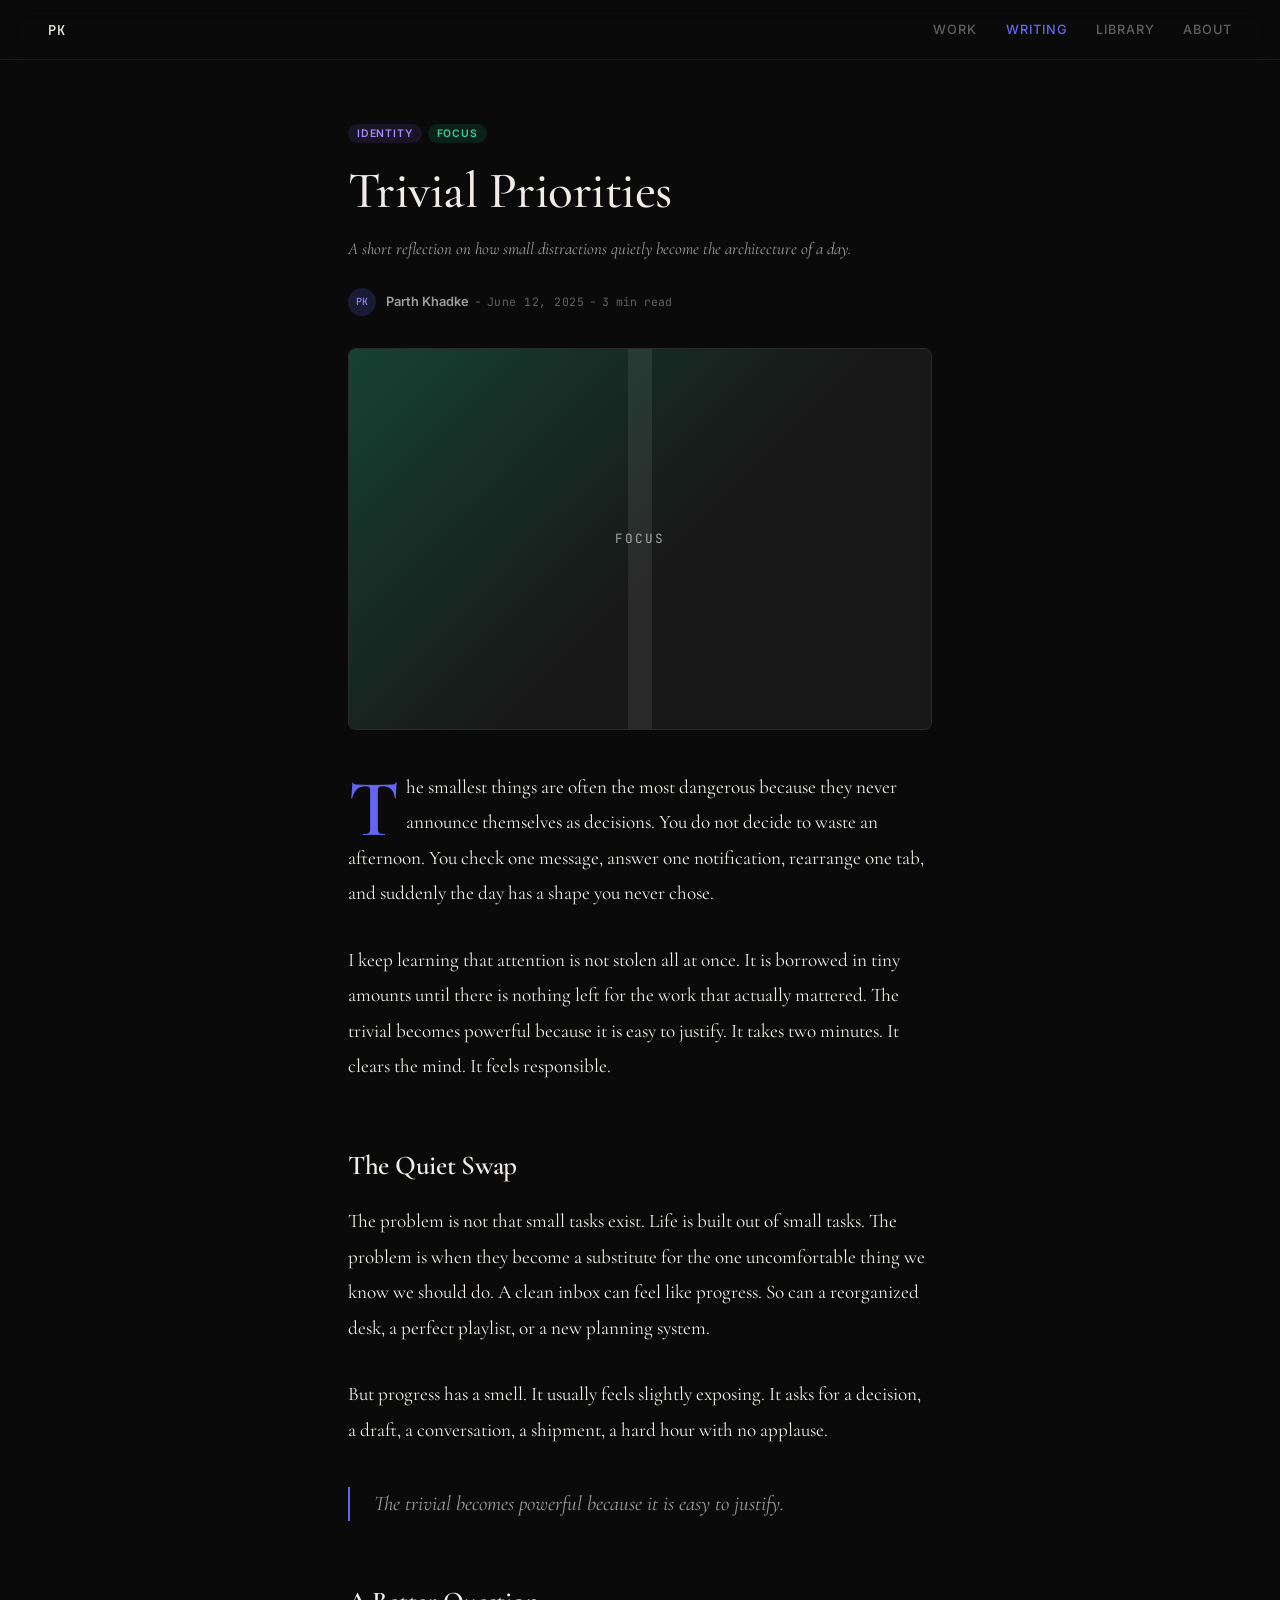
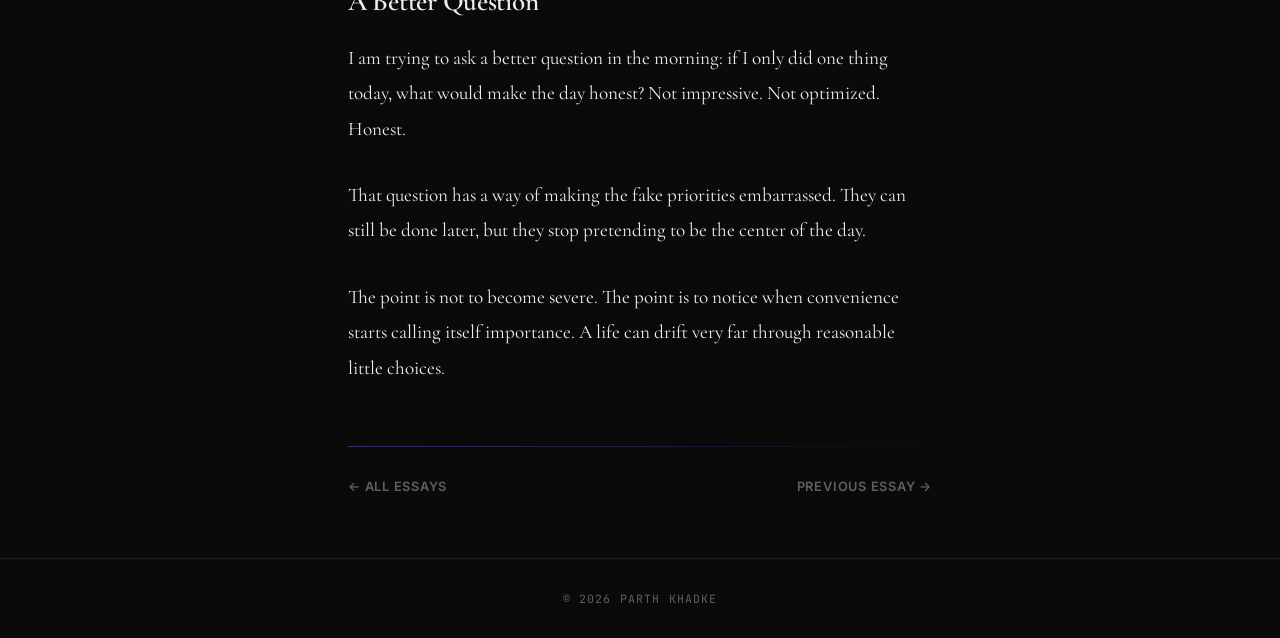
<file: essays/trivial-priorities.html>
<!DOCTYPE html>
<html lang="en" data-theme="dark">
<head>
    <meta charset="UTF-8">
    <meta name="viewport" content="width=device-width, initial-scale=1.0">
    <meta name="description" content="A short reflection on how small distractions quietly become the architecture of a day.">
    <title>Trivial Priorities | Parth Khadke</title>
    <link rel="preconnect" href="https://fonts.googleapis.com">
    <link rel="preconnect" href="https://fonts.gstatic.com" crossorigin>
    <link href="https://fonts.googleapis.com/css2?family=Cormorant+Garamond:ital,wght@0,400;0,500;0,600;1,400;1,500&family=Inter:wght@400;500;600&family=JetBrains+Mono:wght@400;500&display=swap" rel="stylesheet">
    <link rel="icon" type="image/png" href="../favicon.png">
    <link rel="stylesheet" href="../css/essays.css">
</head>
<body>
    <nav class="nav" aria-label="Site navigation">
        <a href="../index.html" class="nav-logo">PK</a>
        <div class="nav-links">
            <a href="../projects.html">Work</a>
            <a href="../essays.html" class="active">Writing</a>
            <a href="../library.html">Library</a>
            <a href="../about.html">About</a>
        </div>
    </nav>

    <div class="essay-page">
        <header class="essay-header">
            <div class="essay-tags-inline">
                <span class="essay-tag tag-identity">Identity</span>
                <span class="essay-tag tag-growth">Focus</span>
            </div>
            <h1 class="essay-headline">Trivial Priorities</h1>
            <p class="essay-deck">A short reflection on how small distractions quietly become the architecture of a day.</p>
            <div class="essay-author-row">
                <div class="author-avatar" aria-hidden="true">PK</div>
                <div class="essay-author-info">
                    <span class="essay-author-name">Parth Khadke</span>
                    <span class="essay-author-sep" aria-hidden="true">-</span>
                    <time class="essay-date" datetime="2025-06-12">June 12, 2025</time>
                    <span class="essay-author-sep" aria-hidden="true">-</span>
                    <span class="essay-read-time">3 min read</span>
                </div>
            </div>
        </header>

        <figure class="essay-hero-figure">
            <div class="essay-hero-img essay-hero-img--priorities" role="img" aria-label="Abstract focus illustration with green light">Focus</div>
        </figure>

        <article class="essay-body" id="essay-content">
            <p class="essay-dropcap">The smallest things are often the most dangerous because they never announce themselves as decisions. You do not decide to waste an afternoon. You check one message, answer one notification, rearrange one tab, and suddenly the day has a shape you never chose.</p>

            <p>I keep learning that attention is not stolen all at once. It is borrowed in tiny amounts until there is nothing left for the work that actually mattered. The trivial becomes powerful because it is easy to justify. It takes two minutes. It clears the mind. It feels responsible.</p>

            <h2>The Quiet Swap</h2>

            <p>The problem is not that small tasks exist. Life is built out of small tasks. The problem is when they become a substitute for the one uncomfortable thing we know we should do. A clean inbox can feel like progress. So can a reorganized desk, a perfect playlist, or a new planning system.</p>

            <p>But progress has a smell. It usually feels slightly exposing. It asks for a decision, a draft, a conversation, a shipment, a hard hour with no applause.</p>

            <blockquote class="essay-blockquote">
                <p>The trivial becomes powerful because it is easy to justify.</p>
            </blockquote>

            <h2>A Better Question</h2>

            <p>I am trying to ask a better question in the morning: if I only did one thing today, what would make the day honest? Not impressive. Not optimized. Honest.</p>

            <p>That question has a way of making the fake priorities embarrassed. They can still be done later, but they stop pretending to be the center of the day.</p>

            <p>The point is not to become severe. The point is to notice when convenience starts calling itself importance. A life can drift very far through reasonable little choices.</p>
        </article>

        <footer class="essay-footer">
            <div class="essay-divider" aria-hidden="true"></div>
            <div class="essay-nav-links">
                <a href="../essays.html" class="essay-back">&larr; All Essays</a>
                <a href="writingtowrite.html" class="essay-next">Previous Essay &rarr;</a>
            </div>
        </footer>
    </div>

    <footer class="site-footer">
        <p class="footer-copy">&copy; 2026 Parth Khadke</p>
    </footer>
</body>
</html>
</file>
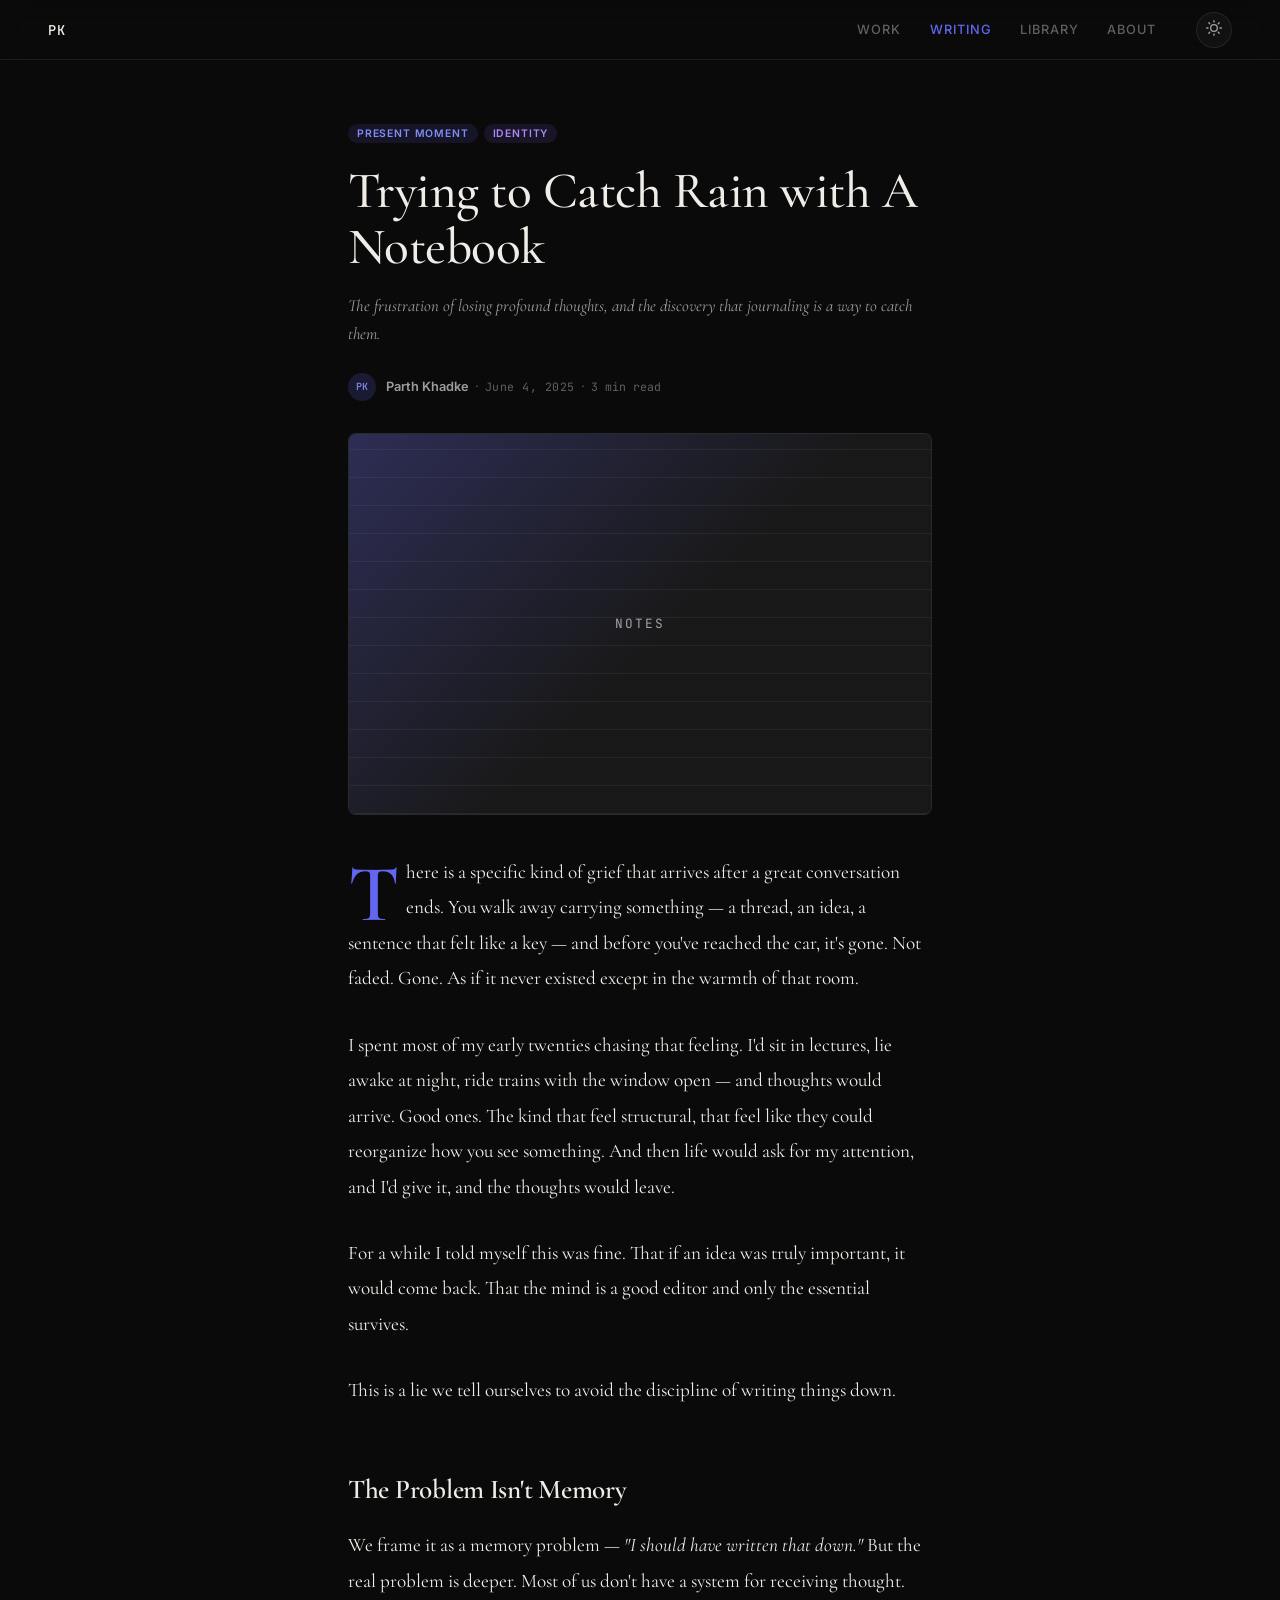
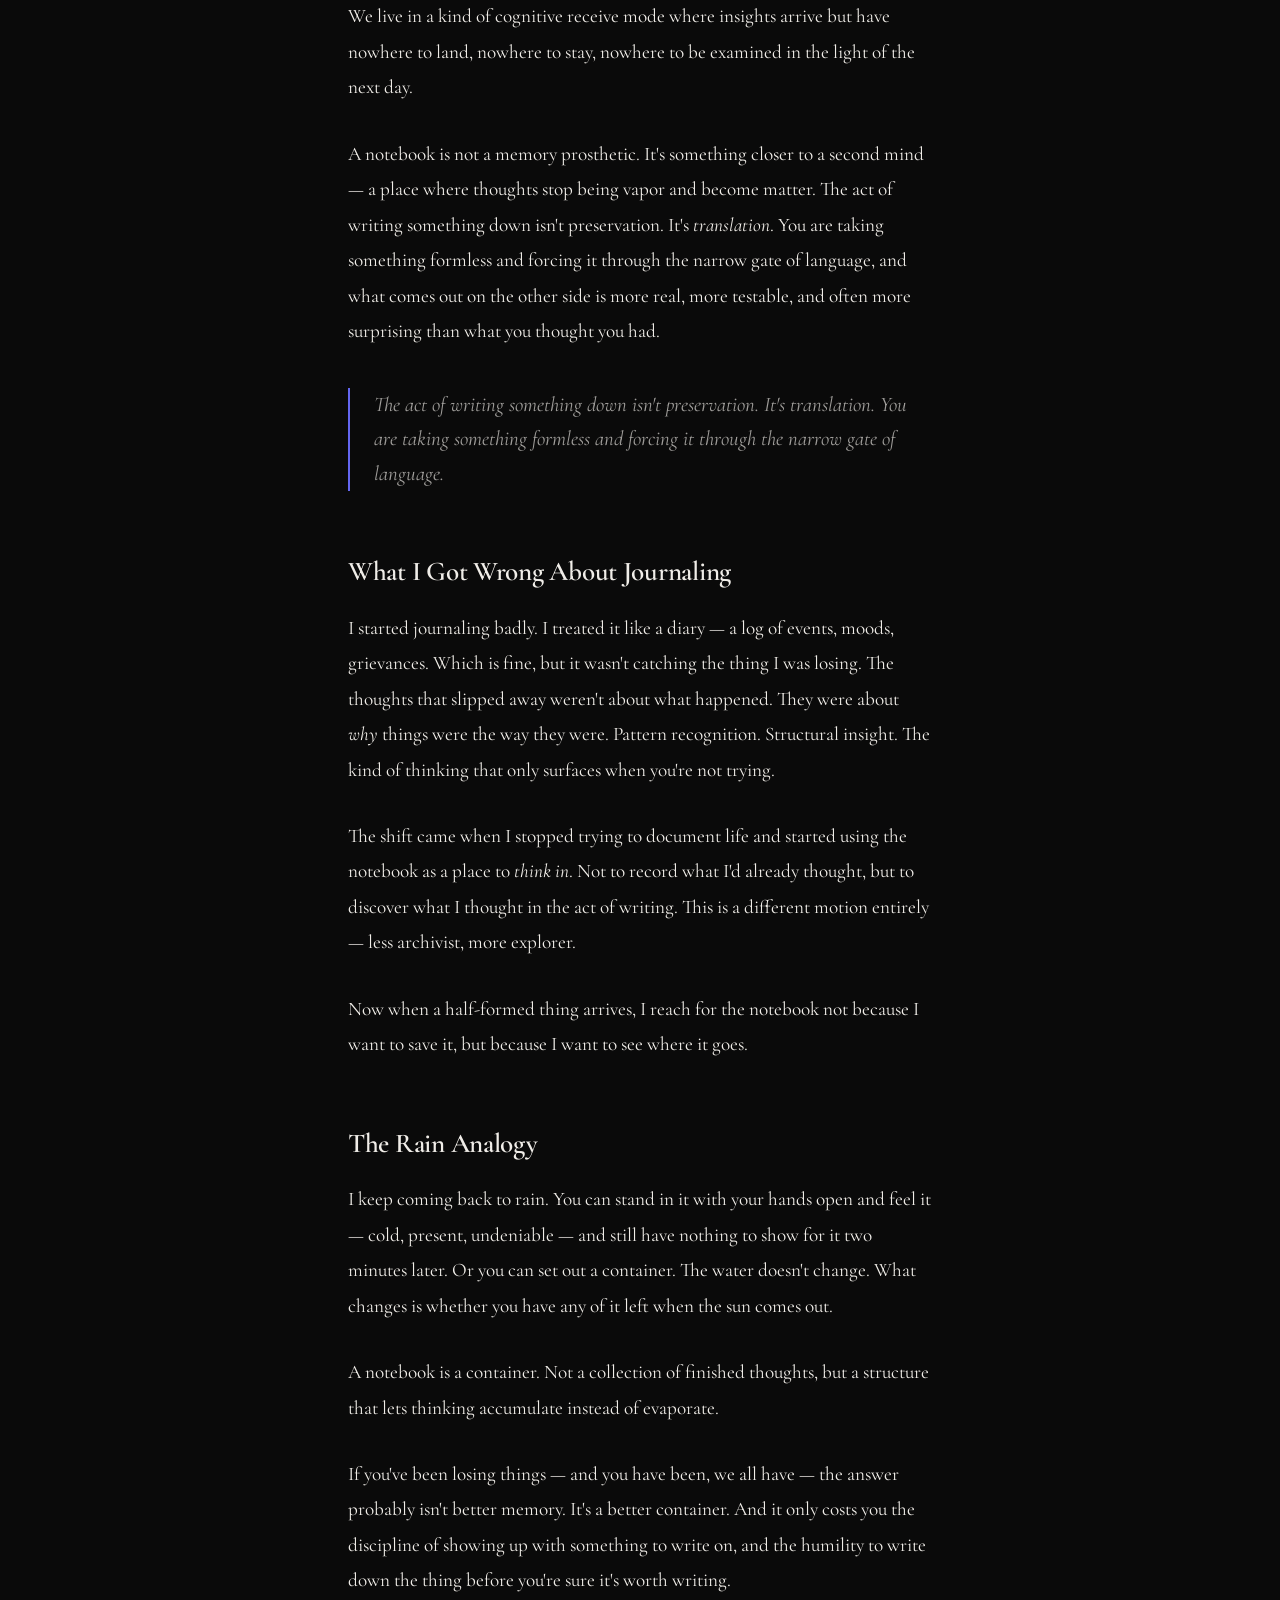
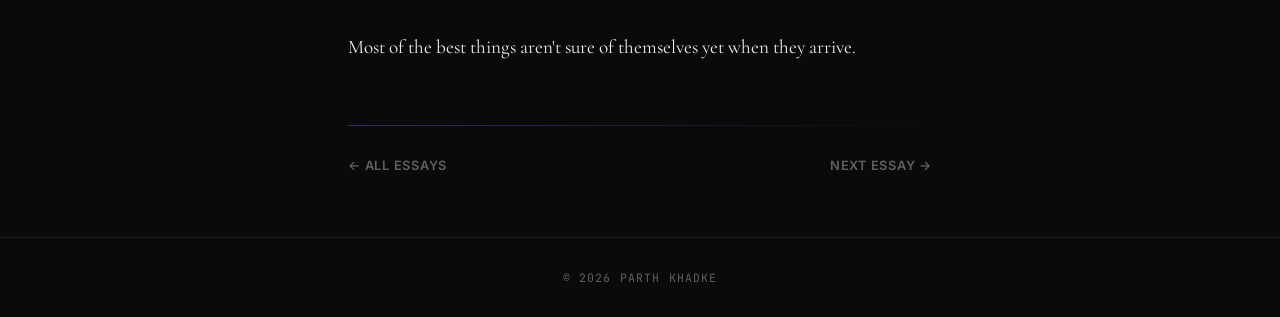
<file: essays/writingtowrite.html>
<!DOCTYPE html>
<html lang="en" data-theme="dark">
<head>
    <meta charset="UTF-8">
    <meta name="viewport" content="width=device-width, initial-scale=1.0">
    <meta name="description" content="The frustration of losing profound thoughts, and the discovery that journaling is a way to catch them.">
    <title>Trying to Catch Rain with A Notebook | Parth Khadke</title>
    <link rel="preconnect" href="https://fonts.googleapis.com">
    <link rel="preconnect" href="https://fonts.gstatic.com" crossorigin>
    <link href="https://fonts.googleapis.com/css2?family=Cormorant+Garamond:ital,wght@0,400;0,500;0,600;1,400;1,500&family=Inter:wght@400;500;600&family=JetBrains+Mono:wght@400;500&display=swap" rel="stylesheet">
    <link rel="icon" type="image/png" href="../favicon.png">
    <link rel="stylesheet" href="../css/essays.css">
</head>
<body>

    <!-- NAV -->
    <nav class="nav" aria-label="Site navigation">
        <a href="../index.html" class="nav-logo">PK</a>
        <div class="nav-links">
            <a href="../projects.html">Work</a>
            <a href="../essays.html" class="active">Writing</a>
            <a href="../library.html">Library</a>
            <a href="../about.html">About</a>
        </div>
        <!-- THEME TOGGLE -->
        <button class="theme-toggle" id="theme-toggle" aria-label="Toggle light/dark mode" title="Toggle theme">
            <span class="theme-icon theme-icon--dark" aria-hidden="true">
                <!-- Moon -->
                <svg width="16" height="16" viewBox="0 0 24 24" fill="none" stroke="currentColor" stroke-width="2" stroke-linecap="round" stroke-linejoin="round"><path d="M21 12.79A9 9 0 1 1 11.21 3 7 7 0 0 0 21 12.79z"/></svg>
            </span>
            <span class="theme-icon theme-icon--light" aria-hidden="true">
                <!-- Sun -->
                <svg width="16" height="16" viewBox="0 0 24 24" fill="none" stroke="currentColor" stroke-width="2" stroke-linecap="round" stroke-linejoin="round"><circle cx="12" cy="12" r="5"/><line x1="12" y1="1" x2="12" y2="3"/><line x1="12" y1="21" x2="12" y2="23"/><line x1="4.22" y1="4.22" x2="5.64" y2="5.64"/><line x1="18.36" y1="18.36" x2="19.78" y2="19.78"/><line x1="1" y1="12" x2="3" y2="12"/><line x1="21" y1="12" x2="23" y2="12"/><line x1="4.22" y1="19.78" x2="5.64" y2="18.36"/><line x1="18.36" y1="5.64" x2="19.78" y2="4.22"/></svg>
            </span>
        </button>
    </nav>

    <!-- ESSAY WRAPPER -->
    <div class="essay-page">

        <!-- ESSAY HEADER -->
        <header class="essay-header">
            <div class="essay-tags-inline">
                <span class="essay-tag tag-present">Present Moment</span>
                <span class="essay-tag tag-identity">Identity</span>
            </div>
            <h1 class="essay-headline">Trying to Catch Rain with A Notebook</h1>
            <p class="essay-deck">The frustration of losing profound thoughts, and the discovery that journaling is a way to catch them.</p>
            <div class="essay-author-row">
                <div class="author-avatar" aria-hidden="true">PK</div>
                <div class="essay-author-info">
                    <span class="essay-author-name">Parth Khadke</span>
                    <span class="essay-author-sep" aria-hidden="true">·</span>
                    <time class="essay-date" datetime="2025-06-04">June 4, 2025</time>
                    <span class="essay-author-sep" aria-hidden="true">·</span>
                    <span class="essay-read-time">3 min read</span>
                </div>
            </div>
        </header>

        <!-- HERO IMAGE -->
        <figure class="essay-hero-figure">
            <div class="essay-hero-img essay-hero-img--notebook" role="img" aria-label="Abstract notebook illustration with indigo light">Notes</div>
        </figure>

        <!-- ESSAY BODY -->
        <article class="essay-body" id="essay-content">

            <p class="essay-dropcap">There is a specific kind of grief that arrives after a great conversation ends. You walk away carrying something — a thread, an idea, a sentence that felt like a key — and before you've reached the car, it's gone. Not faded. Gone. As if it never existed except in the warmth of that room.</p>

            <p>I spent most of my early twenties chasing that feeling. I'd sit in lectures, lie awake at night, ride trains with the window open — and thoughts would arrive. Good ones. The kind that feel structural, that feel like they could reorganize how you see something. And then life would ask for my attention, and I'd give it, and the thoughts would leave.</p>

            <p>For a while I told myself this was fine. That if an idea was truly important, it would come back. That the mind is a good editor and only the essential survives.</p>

            <p>This is a lie we tell ourselves to avoid the discipline of writing things down.</p>

            <h2>The Problem Isn't Memory</h2>

            <p>We frame it as a memory problem — <em>"I should have written that down."</em> But the real problem is deeper. Most of us don't have a system for receiving thought. We live in a kind of cognitive receive mode where insights arrive but have nowhere to land, nowhere to stay, nowhere to be examined in the light of the next day.</p>

            <p>A notebook is not a memory prosthetic. It's something closer to a second mind — a place where thoughts stop being vapor and become matter. The act of writing something down isn't preservation. It's <em>translation</em>. You are taking something formless and forcing it through the narrow gate of language, and what comes out on the other side is more real, more testable, and often more surprising than what you thought you had.</p>

            <blockquote class="essay-blockquote">
                <p>The act of writing something down isn't preservation. It's translation. You are taking something formless and forcing it through the narrow gate of language.</p>
            </blockquote>

            <h2>What I Got Wrong About Journaling</h2>

            <p>I started journaling badly. I treated it like a diary — a log of events, moods, grievances. Which is fine, but it wasn't catching the thing I was losing. The thoughts that slipped away weren't about what happened. They were about <em>why</em> things were the way they were. Pattern recognition. Structural insight. The kind of thinking that only surfaces when you're not trying.</p>

            <p>The shift came when I stopped trying to document life and started using the notebook as a place to <em>think in</em>. Not to record what I'd already thought, but to discover what I thought in the act of writing. This is a different motion entirely — less archivist, more explorer.</p>

            <p>Now when a half-formed thing arrives, I reach for the notebook not because I want to save it, but because I want to see where it goes.</p>

            <h2>The Rain Analogy</h2>

            <p>I keep coming back to rain. You can stand in it with your hands open and feel it — cold, present, undeniable — and still have nothing to show for it two minutes later. Or you can set out a container. The water doesn't change. What changes is whether you have any of it left when the sun comes out.</p>

            <p>A notebook is a container. Not a collection of finished thoughts, but a structure that lets thinking accumulate instead of evaporate.</p>

            <p>If you've been losing things — and you have been, we all have — the answer probably isn't better memory. It's a better container. And it only costs you the discipline of showing up with something to write on, and the humility to write down the thing before you're sure it's worth writing.</p>

            <p>Most of the best things aren't sure of themselves yet when they arrive.</p>

        </article>

        <!-- ESSAY FOOTER -->
        <footer class="essay-footer">
            <div class="essay-divider" aria-hidden="true"></div>
            <div class="essay-nav-links">
                <a href="../essays.html" class="essay-back">&larr; All Essays</a>
                <a href="trivial-priorities.html" class="essay-next">Next Essay &rarr;</a>
            </div>
        </footer>

    </div>

    <!-- SITE FOOTER -->
    <footer class="site-footer">
        <p class="footer-copy">&copy; 2026 Parth Khadke</p>
    </footer>

    <script>
        // Theme toggle — persist via localStorage
        const toggle = document.getElementById('theme-toggle');
        const html = document.documentElement;

        const saved = localStorage.getItem('pk-theme');
        if (saved) html.setAttribute('data-theme', saved);

        toggle.addEventListener('click', () => {
            const current = html.getAttribute('data-theme');
            const next = current === 'dark' ? 'light' : 'dark';
            html.setAttribute('data-theme', next);
            localStorage.setItem('pk-theme', next);
        });
    </script>
</body>
</html>
</file>
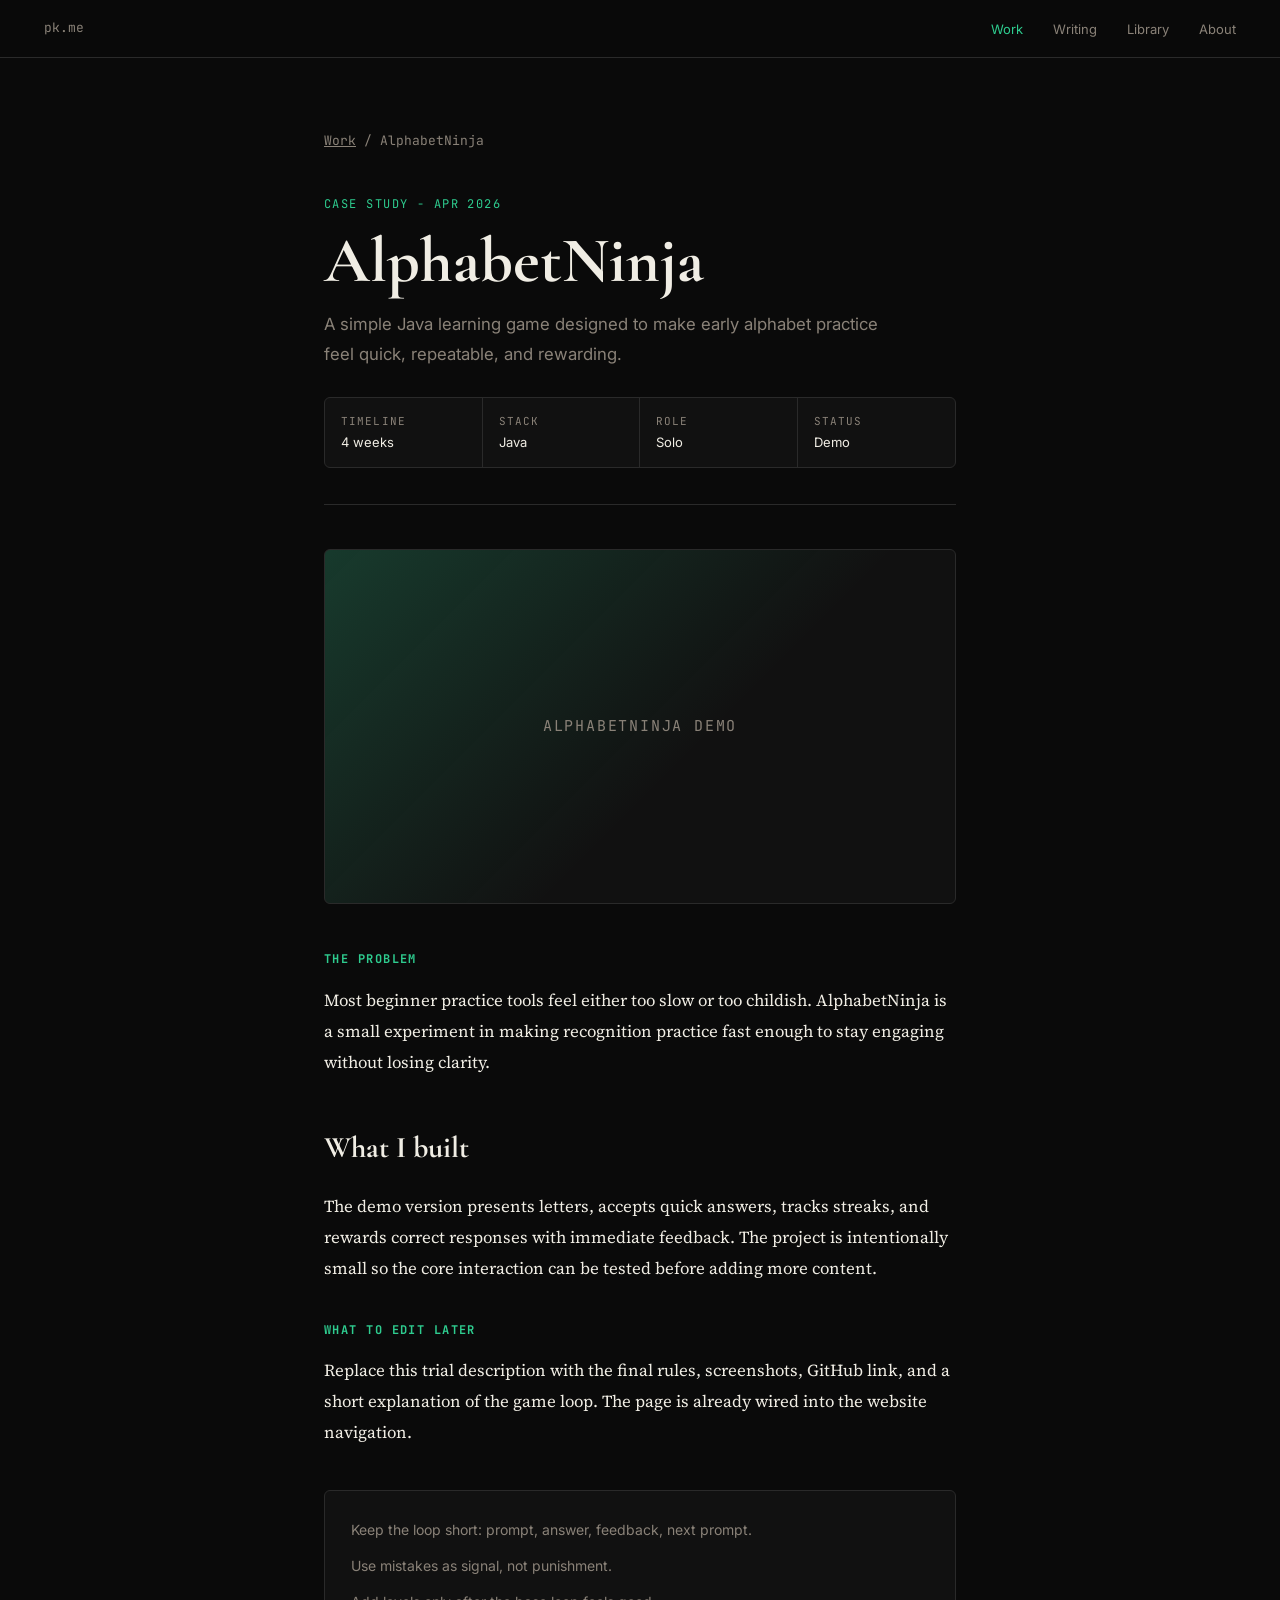
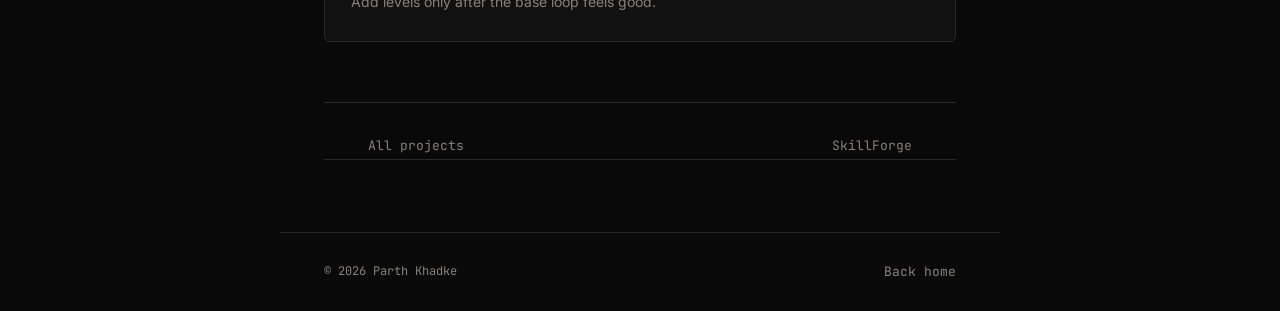
<file: projects/alphabetninja.html>
<!DOCTYPE html>
<html lang="en">
<head>
    <meta charset="UTF-8">
    <meta name="viewport" content="width=device-width, initial-scale=1.0">
    <meta name="description" content="AlphabetNinja case study by Parth Khadke.">
    <title>AlphabetNinja | Parth Khadke</title>
    <link rel="preconnect" href="https://fonts.googleapis.com">
    <link rel="preconnect" href="https://fonts.gstatic.com" crossorigin>
    <link href="https://fonts.googleapis.com/css2?family=Cormorant+Garamond:wght@600&family=Inter:wght@400;500;600&family=JetBrains+Mono:wght@400;500&family=Source+Serif+4:wght@400;600&display=swap" rel="stylesheet">
    <link rel="icon" type="image/png" href="../favicon.png">
    <style>
        :root {
            --bg: #0a0a0a; --surface: #111; --raised: #1c1c1c; --border: #2a2a2a;
            --text-pri: #f0ede4; --text-mut: #8a8278; --emerald: #2ecc8f; --emerald-bg: #0d2b1f;
            --font-display: "Cormorant Garamond", Georgia, serif; --font-body: "Source Serif 4", Georgia, serif;
            --font-ui: "Inter", system-ui, sans-serif; --font-mono: "JetBrains Mono", monospace;
            --max-w: 720px; --margin: clamp(20px, 5vw, 44px);
        }
        * { box-sizing: border-box; margin: 0; padding: 0; }
        html, body { background: var(--bg); color: var(--text-pri); min-height: 100vh; }
        body { font-family: var(--font-ui); font-size: 15px; line-height: 1.7; }
        a { color: inherit; }
        nav { position: sticky; top: 0; z-index: 10; height: 58px; padding: 0 var(--margin); display: flex; align-items: center; justify-content: space-between; border-bottom: 1px solid var(--border); background: rgba(10,10,10,.88); backdrop-filter: blur(12px); }
        .nav-logo, .footer-link, .breadcrumb { color: var(--text-mut); font-family: var(--font-mono); font-size: 13px; text-decoration: none; }
        .nav-links { display: flex; gap: clamp(14px, 4vw, 30px); list-style: none; }
        .nav-links a { color: var(--text-mut); font-size: 13px; text-decoration: none; }
        .nav-links a:hover, .nav-links a.active, .nav-logo:hover, .footer-link:hover, .breadcrumb a:hover { color: var(--emerald); }
        .page { max-width: var(--max-w); margin: 0 auto; padding: 72px var(--margin); }
        .breadcrumb { display: flex; gap: 8px; margin-bottom: 42px; }
        .project-header { margin-bottom: 42px; padding-bottom: 36px; border-bottom: 1px solid var(--border); }
        .project-eyebrow { color: var(--emerald); font-family: var(--font-mono); font-size: 12px; letter-spacing: .12em; text-transform: uppercase; margin-bottom: 14px; }
        .project-title { font-family: var(--font-display); font-size: clamp(2.5rem, 8vw, 4rem); line-height: 1.03; margin-bottom: 16px; }
        .project-tagline { color: var(--text-mut); font-size: 1.05rem; line-height: 1.75; max-width: 560px; }
        .meta-strip { display: grid; grid-template-columns: repeat(4, 1fr); border: 1px solid var(--border); border-radius: 6px; overflow: hidden; background: var(--surface); margin-top: 28px; }
        .meta-item { padding: 14px 16px; border-right: 1px solid var(--border); }
        .meta-item:last-child { border-right: none; }
        .meta-label { color: var(--text-mut); font-family: var(--font-mono); font-size: 11px; letter-spacing: .1em; text-transform: uppercase; }
        .meta-value { color: var(--text-pri); font-size: 13px; }
        .project-cover { aspect-ratio: 16 / 9; border: 1px solid var(--border); border-radius: 6px; background: linear-gradient(135deg, rgba(46,204,143,.22), transparent 58%), var(--surface); display: grid; place-items: center; margin: 44px 0; overflow: hidden; }
        .project-cover span { font-family: var(--font-mono); color: var(--text-mut); letter-spacing: .12em; text-transform: uppercase; }
        .project-content { font-family: var(--font-body); font-size: 1.05rem; line-height: 1.85; }
        .project-content p { margin-bottom: 22px; }
        .project-content h2 { font-family: var(--font-display); font-size: 30px; margin: 42px 0 16px; }
        .project-content h3 { color: var(--emerald); font-family: var(--font-mono); font-size: 12px; letter-spacing: .12em; text-transform: uppercase; margin: 34px 0 14px; }
        .takeaway { margin-top: 42px; padding: 26px; background: var(--surface); border: 1px solid var(--border); border-radius: 6px; }
        .takeaway ul { list-style: none; display: grid; gap: 10px; }
        .takeaway li { color: var(--text-mut); font-family: var(--font-ui); font-size: 14px; }
        .project-nav { display: flex; justify-content: space-between; gap: 20px; margin-top: 60px; padding-top: 30px; border-top: 1px solid var(--border); }
        .project-nav a { color: var(--text-mut); font-family: var(--font-mono); font-size: 13px; text-decoration: none; }
        footer { max-width: var(--max-w); margin: 0 auto; padding: 28px var(--margin); border-top: 1px solid var(--border); display: flex; justify-content: space-between; }
        .footer-copy { color: var(--text-mut); font-family: var(--font-mono); font-size: 12px; }
        @media (max-width: 620px) { .meta-strip { grid-template-columns: 1fr 1fr; } .meta-item:nth-child(2) { border-right: none; } .meta-item:nth-child(3), .meta-item:nth-child(4) { border-top: 1px solid var(--border); } }
    </style>
</head>
<body>
    <nav aria-label="Site navigation">
        <a href="../index.html" class="nav-logo">pk.me</a>
        <ul class="nav-links">
            <li><a href="../projects.html" class="active">Work</a></li>
            <li><a href="../essays.html">Writing</a></li>
            <li><a href="../library.html">Library</a></li>
            <li><a href="../about.html">About</a></li>
        </ul>
    </nav>

    <main class="page">
        <div class="breadcrumb" aria-label="Breadcrumb">
            <a href="../projects.html">Work</a><span>/</span><span>AlphabetNinja</span>
        </div>

        <header class="project-header">
            <p class="project-eyebrow">Case Study - Apr 2026</p>
            <h1 class="project-title">AlphabetNinja</h1>
            <p class="project-tagline">A simple Java learning game designed to make early alphabet practice feel quick, repeatable, and rewarding.</p>
            <div class="meta-strip" role="list">
                <div class="meta-item" role="listitem"><div class="meta-label">Timeline</div><div class="meta-value">4 weeks</div></div>
                <div class="meta-item" role="listitem"><div class="meta-label">Stack</div><div class="meta-value">Java</div></div>
                <div class="meta-item" role="listitem"><div class="meta-label">Role</div><div class="meta-value">Solo</div></div>
                <div class="meta-item" role="listitem"><div class="meta-label">Status</div><div class="meta-value">Demo</div></div>
            </div>
        </header>

        <div class="project-cover"><span>AlphabetNinja demo</span></div>

        <article class="project-content">
            <h3>The Problem</h3>
            <p>Most beginner practice tools feel either too slow or too childish. AlphabetNinja is a small experiment in making recognition practice fast enough to stay engaging without losing clarity.</p>

            <h2>What I built</h2>
            <p>The demo version presents letters, accepts quick answers, tracks streaks, and rewards correct responses with immediate feedback. The project is intentionally small so the core interaction can be tested before adding more content.</p>

            <h3>What to edit later</h3>
            <p>Replace this trial description with the final rules, screenshots, GitHub link, and a short explanation of the game loop. The page is already wired into the website navigation.</p>

            <div class="takeaway">
                <ul>
                    <li>Keep the loop short: prompt, answer, feedback, next prompt.</li>
                    <li>Use mistakes as signal, not punishment.</li>
                    <li>Add levels only after the base loop feels good.</li>
                </ul>
            </div>
        </article>

        <nav class="project-nav" aria-label="Project navigation">
            <a href="../projects.html">All projects</a>
            <a href="skillforge.html">SkillForge</a>
        </nav>
    </main>

    <footer>
        <span class="footer-copy">&copy; 2026 Parth Khadke</span>
        <a href="../index.html" class="footer-link">Back home</a>
    </footer>
</body>
</html>
</file>
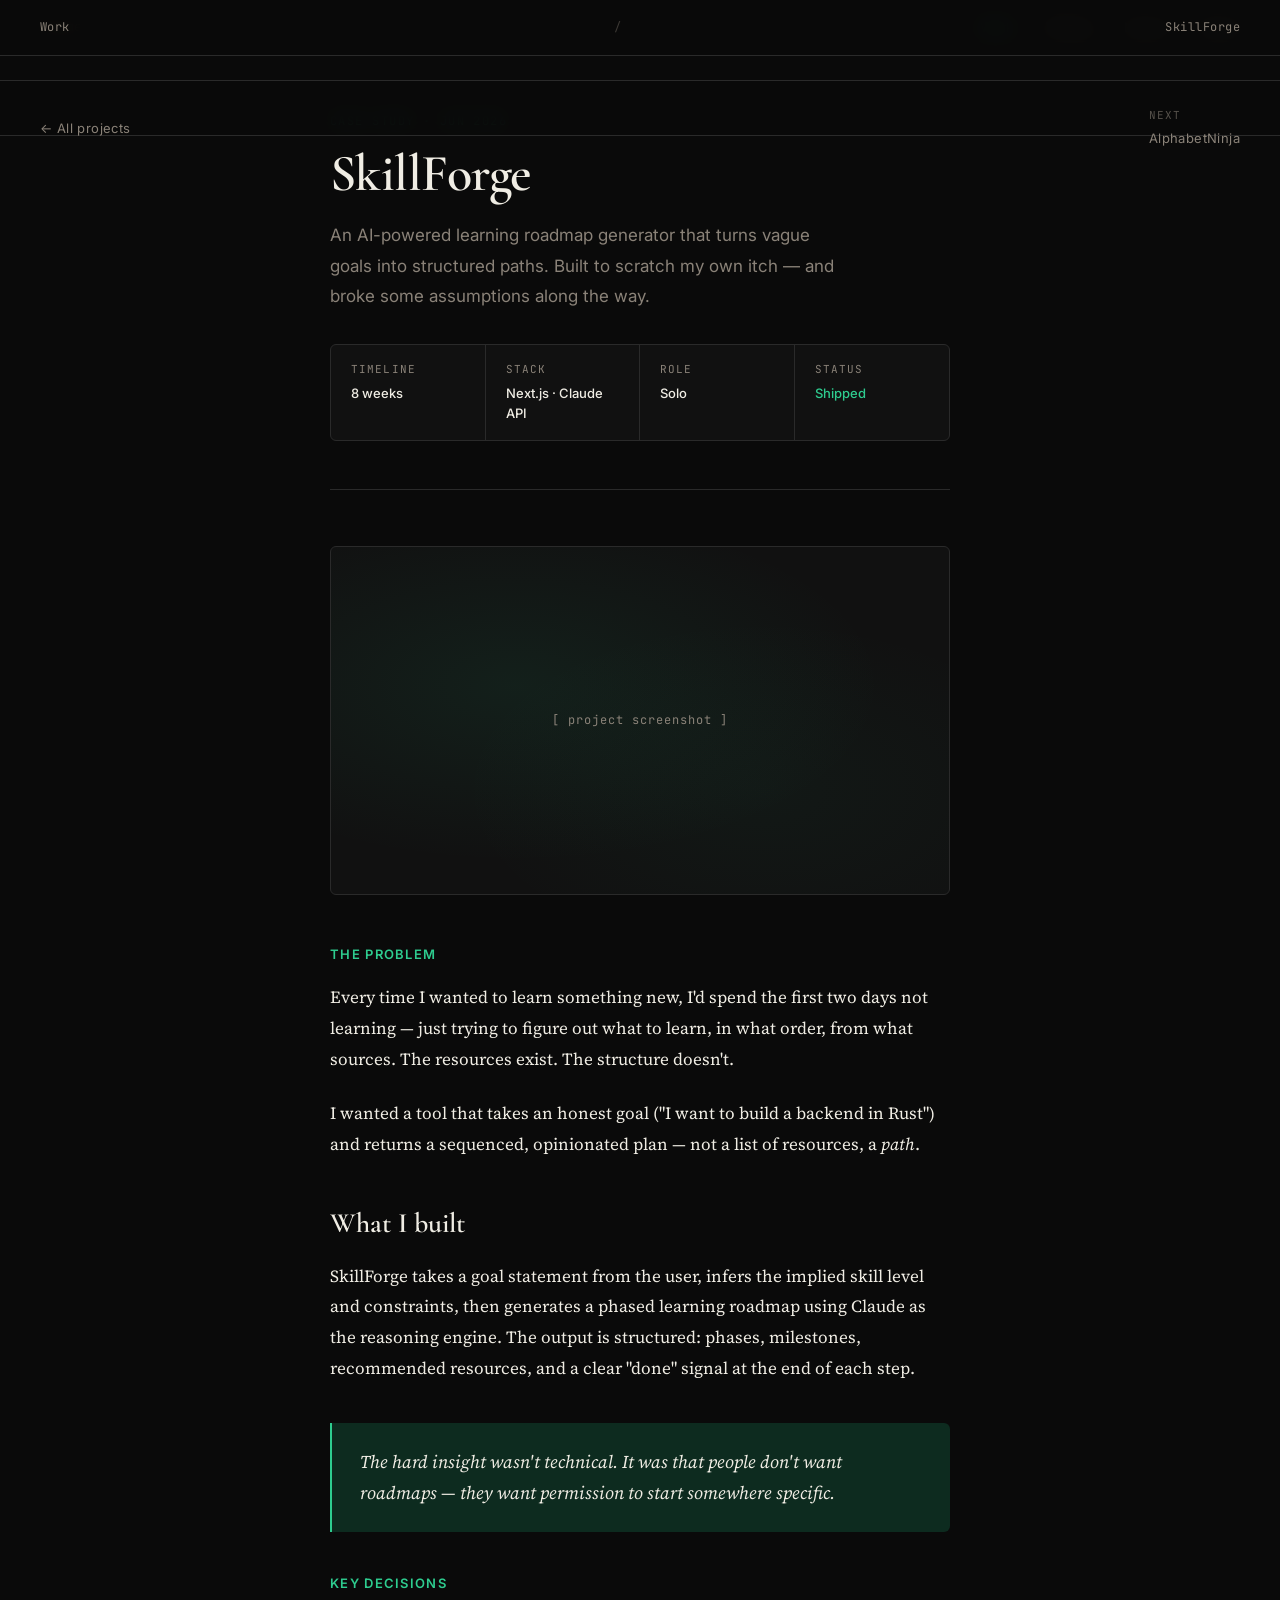
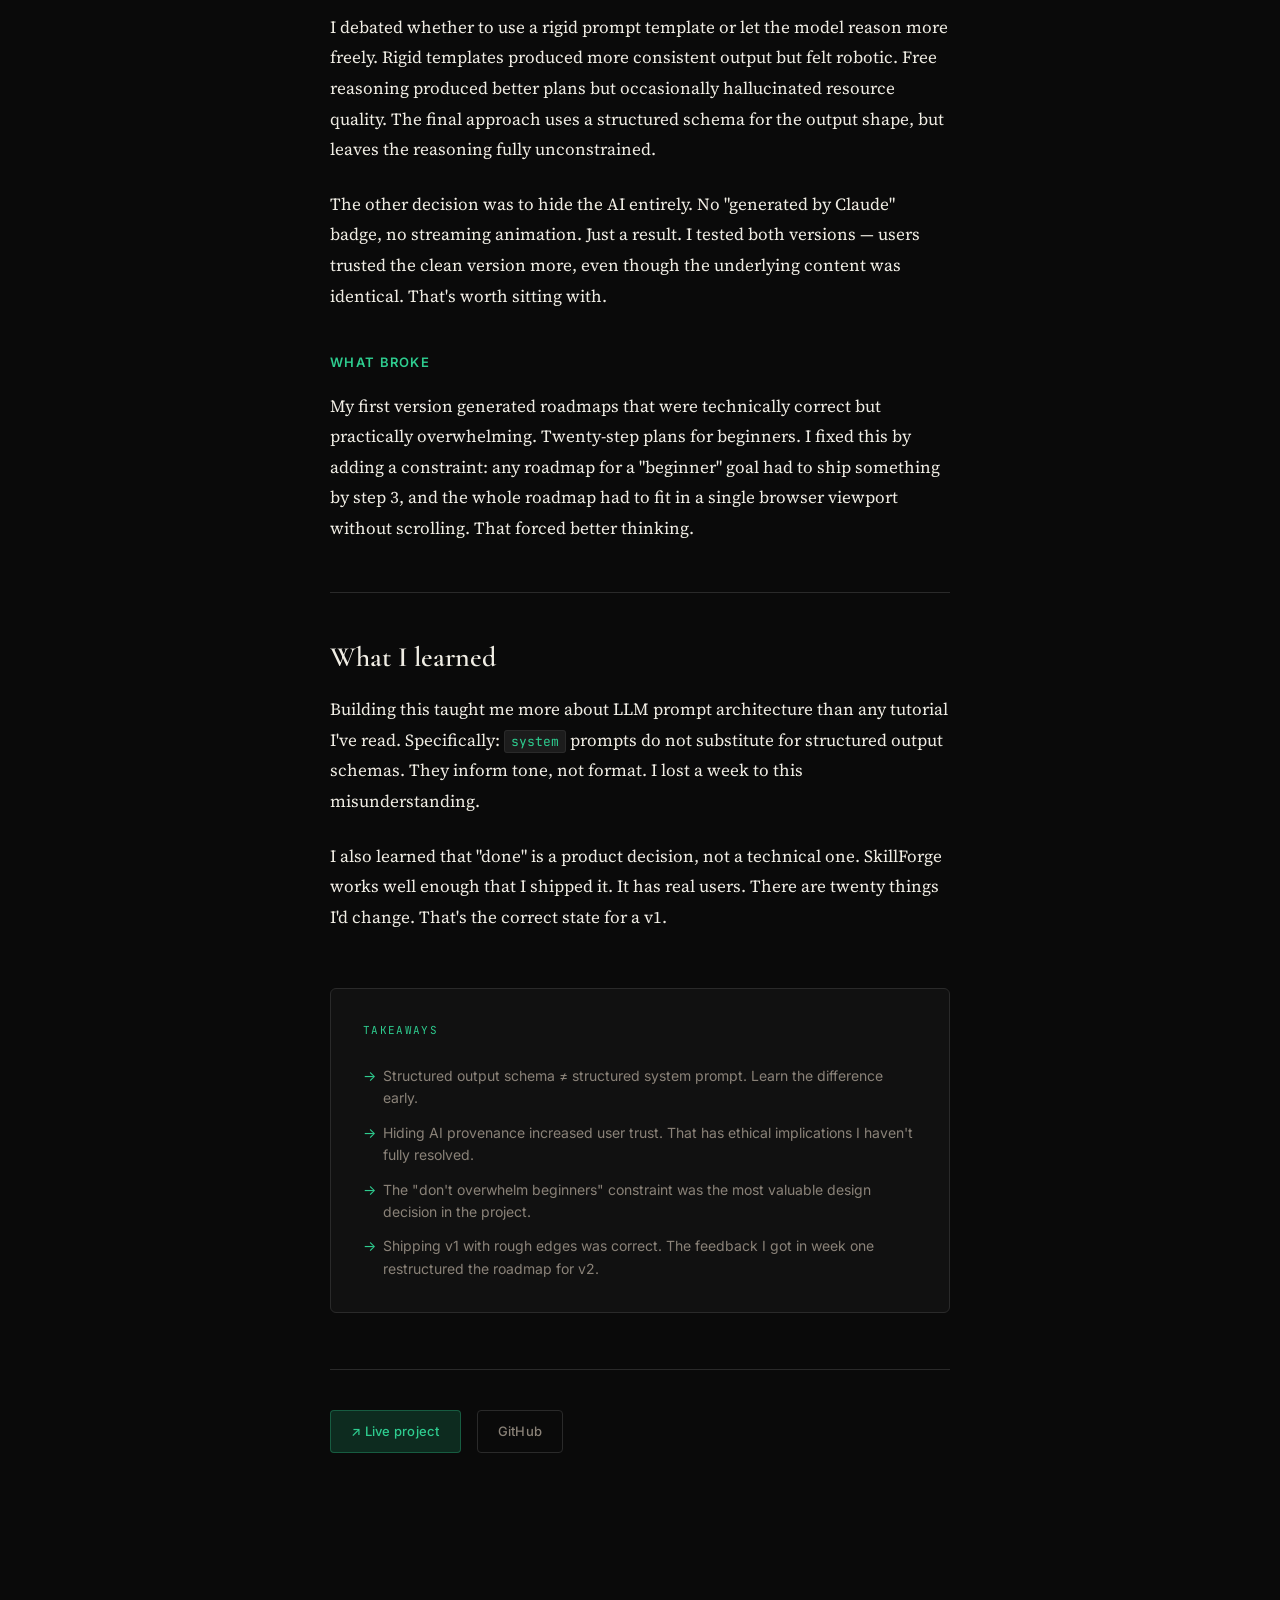
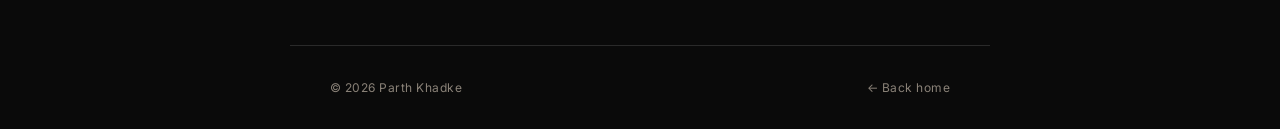
<file: projects/skillforge.html>
<!DOCTYPE html>
<html lang="en">
<head>
    <meta charset="UTF-8">
    <meta name="viewport" content="width=device-width, initial-scale=1.0">
    <meta name="description" content="SkillForge — AI-powered learning roadmap generator. A case study by Parth Khadke.">
    <title>SkillForge — Parth Khadke</title>
    <link rel="preconnect" href="https://fonts.googleapis.com">
    <link rel="preconnect" href="https://fonts.gstatic.com" crossorigin>
    <link href="https://fonts.googleapis.com/css2?family=Cormorant+Garamond:ital,wght@0,400;0,600;1,400;1,600&family=Inter:wght@400;500;600&family=JetBrains+Mono:wght@400;500&family=Source+Serif+4:ital,wght@0,400;0,600;1,400&display=swap" rel="stylesheet">
    <link rel="icon" type="image/png" href="../favicon.png">
    <style>
        /* ─── TOKENS ─────────────────────────────────────────────────── */
        :root {
            --bg:           #0A0A0A;
            --surface:      #111111;
            --raised:       #1C1C1C;
            --border:       #2A2A2A;
            --text-pri:     #F0EDE4;
            --text-mut:     #8A8278;
            --emerald:      #2ECC8F;
            --emerald-bg:   #0D2B1F;

            --font-display: "Cormorant Garamond", Georgia, serif;
            --font-body:    "Source Serif 4", Georgia, serif;
            --font-ui:      "Inter", system-ui, sans-serif;
            --font-mono:    "JetBrains Mono", monospace;

            --max-w:        700px;
            --read-w:       640px;
            --margin:       40px;
            --transition:   150ms ease;
        }

        /* ─── RESET ──────────────────────────────────────────────────── */
        *, *::before, *::after { box-sizing: border-box; margin: 0; padding: 0; }

        html { background: var(--bg); color: var(--text-pri); }

        body {
            font-family: var(--font-ui);
            font-size: 14px;
            line-height: 1.6;
            background: var(--bg);
            min-height: 100vh;
        }

        /* ─── NAV ────────────────────────────────────────────────────── */
        nav {
            position: fixed;
            top: 0; left: 0; right: 0;
            z-index: 100;
            height: 56px;
            display: flex;
            align-items: center;
            justify-content: space-between;
            padding: 0 var(--margin);
            border-bottom: 0.5px solid var(--border);
            background: rgba(10, 10, 10, 0.88);
            backdrop-filter: blur(12px);
            -webkit-backdrop-filter: blur(12px);
        }

        .nav-logo {
            font-family: var(--font-mono);
            font-size: 13px;
            color: var(--text-mut);
            text-decoration: none;
            letter-spacing: 0.04em;
            transition: color var(--transition);
        }
        .nav-logo:hover { color: var(--text-pri); }

        .nav-links {
            display: flex;
            align-items: center;
            gap: 32px;
            list-style: none;
        }

        .nav-links a {
            font-size: 13px;
            font-weight: 500;
            color: var(--text-mut);
            text-decoration: none;
            letter-spacing: 0.03em;
            transition: color var(--transition);
        }
        .nav-links a:hover { color: var(--text-pri); }
        .nav-links a.active { color: var(--emerald); }

        /* ─── PAGE SHELL ─────────────────────────────────────────────── */
        .page {
            max-width: var(--max-w);
            margin: 0 auto;
            padding: 112px var(--margin) 96px;
        }

        /* ─── BREADCRUMB ─────────────────────────────────────────────── */
        .breadcrumb {
            font-family: var(--font-mono);
            font-size: 12px;
            color: var(--text-mut);
            margin-bottom: 48px;
            letter-spacing: 0.04em;
            display: flex;
            align-items: center;
            gap: 8px;
        }

        .breadcrumb a {
            color: var(--text-mut);
            text-decoration: none;
            transition: color var(--transition);
        }
        .breadcrumb a:hover { color: var(--emerald); }
        .breadcrumb .sep { opacity: 0.4; }

        /* ─── PROJECT HEADER ─────────────────────────────────────────── */
        .project-header {
            margin-bottom: 56px;
            padding-bottom: 48px;
            border-bottom: 0.5px solid var(--border);
        }

        .project-eyebrow {
            font-family: var(--font-mono);
            font-size: 12px;
            color: var(--emerald);
            letter-spacing: 0.12em;
            text-transform: uppercase;
            margin-bottom: 16px;
        }

        .project-title {
            font-family: var(--font-display);
            font-size: 52px;
            font-weight: 600;
            color: var(--text-pri);
            line-height: 1.02;
            letter-spacing: -0.01em;
            margin-bottom: 20px;
        }

        .project-tagline {
            font-size: 17px;
            color: var(--text-mut);
            line-height: 1.8;
            max-width: 520px;
            margin-bottom: 32px;
        }

        /* ─── META STRIP ─────────────────────────────────────────────── */
        .meta-strip {
            display: grid;
            grid-template-columns: repeat(auto-fit, minmax(120px, 1fr));
            gap: 0;
            border: 0.5px solid var(--border);
            border-radius: 6px;
            overflow: hidden;
            background: var(--surface);
        }

        .meta-item {
            padding: 16px 20px;
            border-right: 0.5px solid var(--border);
        }
        .meta-item:last-child { border-right: none; }

        .meta-label {
            font-family: var(--font-mono);
            font-size: 11px;
            color: var(--text-mut);
            letter-spacing: 0.1em;
            text-transform: uppercase;
            margin-bottom: 4px;
        }

        .meta-value {
            font-size: 13px;
            font-weight: 500;
            color: var(--text-pri);
        }

        .meta-value.emerald { color: var(--emerald); }

        /* ─── PROJECT IMAGE / COVER ──────────────────────────────────── */
        .project-cover {
            width: 100%;
            aspect-ratio: 16 / 9;
            background: var(--surface);
            border: 0.5px solid var(--border);
            border-radius: 6px;
            margin: 48px 0;
            display: flex;
            align-items: center;
            justify-content: center;
            overflow: hidden;
            position: relative;
        }

        /* Placeholder aesthetic — replace with real <img> */
        .project-cover::before {
            content: "";
            position: absolute;
            inset: 0;
            background:
                radial-gradient(ellipse at 30% 40%, rgba(46, 204, 143, 0.08) 0%, transparent 60%),
                radial-gradient(ellipse at 70% 70%, rgba(46, 204, 143, 0.04) 0%, transparent 50%);
        }

        .cover-placeholder {
            font-family: var(--font-mono);
            font-size: 12px;
            color: var(--text-mut);
            letter-spacing: 0.08em;
            z-index: 1;
        }

        /* ─── BODY CONTENT ───────────────────────────────────────────── */
        .project-content {
            font-family: var(--font-body);
            font-size: 17px;
            line-height: 1.8;
            color: var(--text-pri);
            max-width: var(--read-w);
        }

        .project-content p {
            margin-bottom: 24px;
        }

        .project-content p:last-child { margin-bottom: 0; }

        /* Section headings within content */
        .project-content h2 {
            font-family: var(--font-display);
            font-size: 28px;
            font-weight: 600;
            color: var(--text-pri);
            line-height: 1.2;
            margin: 48px 0 20px;
        }

        .project-content h3 {
            font-family: var(--font-ui);
            font-size: 13px;
            font-weight: 600;
            color: var(--emerald);
            letter-spacing: 0.1em;
            text-transform: uppercase;
            margin: 40px 0 16px;
        }

        /* Blockquote — key insight */
        .project-content blockquote {
            margin: 40px 0;
            padding: 24px 28px;
            border-left: 2px solid var(--emerald);
            background: var(--emerald-bg);
            border-radius: 0 6px 6px 0;
        }

        .project-content blockquote p {
            font-size: 18px;
            font-style: italic;
            color: var(--text-pri);
            margin: 0;
            line-height: 1.7;
        }

        /* Inline code */
        .project-content code {
            font-family: var(--font-mono);
            font-size: 13px;
            background: var(--raised);
            border: 0.5px solid var(--border);
            border-radius: 3px;
            padding: 2px 6px;
            color: var(--emerald);
        }

        /* Divider */
        .project-content hr {
            border: none;
            border-top: 0.5px solid var(--border);
            margin: 48px 0;
        }

        /* Links */
        .project-content a {
            color: var(--emerald);
            text-decoration: underline;
            text-decoration-color: rgba(46, 204, 143, 0.35);
            text-underline-offset: 3px;
            transition: text-decoration-color var(--transition);
        }
        .project-content a:hover {
            text-decoration-color: var(--emerald);
        }

        /* ─── TAKEAWAY BLOCK ─────────────────────────────────────────── */
        .takeaway {
            margin: 56px 0;
            padding: 32px;
            background: var(--surface);
            border: 0.5px solid var(--border);
            border-radius: 6px;
        }

        .takeaway-label {
            font-family: var(--font-mono);
            font-size: 11px;
            color: var(--emerald);
            letter-spacing: 0.12em;
            text-transform: uppercase;
            margin-bottom: 16px;
        }

        .takeaway-list {
            list-style: none;
            display: flex;
            flex-direction: column;
            gap: 12px;
        }

        .takeaway-list li {
            font-family: var(--font-ui);
            font-size: 14px;
            color: var(--text-mut);
            line-height: 1.6;
            padding-left: 20px;
            position: relative;
        }

        .takeaway-list li::before {
            content: "→";
            position: absolute;
            left: 0;
            color: var(--emerald);
        }

        /* ─── LINK BAR ───────────────────────────────────────────────── */
        .link-bar {
            display: flex;
            gap: 16px;
            margin-top: 56px;
            padding-top: 40px;
            border-top: 0.5px solid var(--border);
            flex-wrap: wrap;
        }

        .link-btn {
            display: inline-flex;
            align-items: center;
            gap: 8px;
            padding: 10px 20px;
            border-radius: 4px;
            font-size: 13px;
            font-weight: 500;
            text-decoration: none;
            letter-spacing: 0.02em;
            transition: background var(--transition), color var(--transition), border-color var(--transition);
        }

        .link-btn-primary {
            background: var(--emerald-bg);
            color: var(--emerald);
            border: 0.5px solid rgba(46, 204, 143, 0.3);
        }
        .link-btn-primary:hover {
            background: rgba(46, 204, 143, 0.15);
            border-color: rgba(46, 204, 143, 0.6);
        }

        .link-btn-ghost {
            background: transparent;
            color: var(--text-mut);
            border: 0.5px solid var(--border);
        }
        .link-btn-ghost:hover {
            color: var(--text-pri);
            border-color: rgba(240, 237, 228, 0.3);
        }

        /* ─── PROJECT NAV ────────────────────────────────────────────── */
        .project-nav {
            display: flex;
            justify-content: space-between;
            align-items: center;
            margin-top: 80px;
            padding-top: 40px;
            border-top: 0.5px solid var(--border);
            gap: 24px;
        }

        .project-nav a {
            font-size: 13px;
            color: var(--text-mut);
            text-decoration: none;
            letter-spacing: 0.03em;
            transition: color var(--transition);
            display: flex;
            align-items: center;
            gap: 8px;
        }
        .project-nav a:hover { color: var(--emerald); }

        .project-nav .nav-label {
            font-family: var(--font-mono);
            font-size: 11px;
            color: var(--text-mut);
            letter-spacing: 0.08em;
            text-transform: uppercase;
            display: block;
            margin-bottom: 4px;
            opacity: 0.6;
        }

        /* ─── FOOTER ─────────────────────────────────────────────────── */
        footer {
            margin-top: 96px;
            padding: 32px var(--margin);
            border-top: 0.5px solid var(--border);
            max-width: var(--max-w);
            margin-left: auto;
            margin-right: auto;
            display: flex;
            justify-content: space-between;
            align-items: center;
        }

        .footer-copy {
            font-size: 12px;
            color: var(--text-mut);
            letter-spacing: 0.04em;
        }

        .footer-link {
            font-size: 12px;
            color: var(--text-mut);
            text-decoration: none;
            letter-spacing: 0.04em;
            transition: color var(--transition);
        }
        .footer-link:hover { color: var(--emerald); }

        /* ─── RESPONSIVE ─────────────────────────────────────────────── */
        @media (max-width: 600px) {
            :root { --margin: 20px; }

            nav { padding: 0 20px; }
            .nav-links { gap: 20px; }

            .page { padding-top: 96px; }

            .project-title { font-size: 36px; }

            .meta-strip {
                grid-template-columns: 1fr 1fr;
            }
            .meta-item:nth-child(2) { border-right: none; }
            .meta-item:nth-child(3) { border-top: 0.5px solid var(--border); }
            .meta-item:nth-child(4) { border-top: 0.5px solid var(--border); border-right: none; }

            .project-content { font-size: 16px; }

            .link-bar { flex-direction: column; }
            .link-btn { justify-content: center; }

            .project-nav { flex-direction: column; align-items: flex-start; }
        }

        @media (prefers-reduced-motion: reduce) {
            *, *::before, *::after { transition-duration: 1ms !important; }
        }
    </style>
</head>
<body>

    <!-- NAV -->
    <nav>
        <a href="../index.html" class="nav-logo">pk.me</a>
        <ul class="nav-links">
            <li><a href="../projects.html" class="active">Work</a></li>
            <li><a href="../essays.html">Writing</a></li>
            <li><a href="../library.html">Library</a></li>
            <li><a href="../about.html">About</a></li>
        </ul>
    </nav>

    <!-- MAIN -->
    <main class="page">

        <!-- BREADCRUMB -->
        <nav class="breadcrumb" aria-label="Breadcrumb">
            <a href="../projects.html">Work</a>
            <span class="sep">/</span>
            <span>SkillForge</span>
        </nav>

        <!-- HEADER -->
        <header class="project-header">
            <p class="project-eyebrow">Case Study · Jun 2026</p>
            <h1 class="project-title">SkillForge</h1>
            <p class="project-tagline">An AI-powered learning roadmap generator that turns vague goals into structured paths. Built to scratch my own itch — and broke some assumptions along the way.</p>

            <!-- META STRIP -->
            <div class="meta-strip" role="list">
                <div class="meta-item" role="listitem">
                    <div class="meta-label">Timeline</div>
                    <div class="meta-value">8 weeks</div>
                </div>
                <div class="meta-item" role="listitem">
                    <div class="meta-label">Stack</div>
                    <div class="meta-value">Next.js · Claude API</div>
                </div>
                <div class="meta-item" role="listitem">
                    <div class="meta-label">Role</div>
                    <div class="meta-value">Solo</div>
                </div>
                <div class="meta-item" role="listitem">
                    <div class="meta-label">Status</div>
                    <div class="meta-value emerald">Shipped</div>
                </div>
            </div>
        </header>

        <!-- COVER IMAGE SLOT -->
        <div class="project-cover" aria-label="Project screenshot placeholder">
            <span class="cover-placeholder">[ project screenshot ]</span>
        </div>

        <!-- BODY CONTENT -->
        <article class="project-content">

            <h3>The Problem</h3>
            <p>
                Every time I wanted to learn something new, I'd spend the first two days not learning — just trying to figure out what to learn, in what order, from what sources. The resources exist. The structure doesn't.
            </p>
            <p>
                I wanted a tool that takes an honest goal ("I want to build a backend in Rust") and returns a sequenced, opinionated plan — not a list of resources, a <em>path</em>.
            </p>

            <h2>What I built</h2>
            <p>
                SkillForge takes a goal statement from the user, infers the implied skill level and constraints, then generates a phased learning roadmap using Claude as the reasoning engine. The output is structured: phases, milestones, recommended resources, and a clear "done" signal at the end of each step.
            </p>

            <blockquote>
                <p>The hard insight wasn't technical. It was that people don't want roadmaps — they want permission to start somewhere specific.</p>
            </blockquote>

            <h3>Key Decisions</h3>
            <p>
                I debated whether to use a rigid prompt template or let the model reason more freely. Rigid templates produced more consistent output but felt robotic. Free reasoning produced better plans but occasionally hallucinated resource quality. The final approach uses a structured schema for the output shape, but leaves the reasoning fully unconstrained.
            </p>
            <p>
                The other decision was to hide the AI entirely. No "generated by Claude" badge, no streaming animation. Just a result. I tested both versions — users trusted the clean version more, even though the underlying content was identical. That's worth sitting with.
            </p>

            <h3>What broke</h3>
            <p>
                My first version generated roadmaps that were technically correct but practically overwhelming. Twenty-step plans for beginners. I fixed this by adding a constraint: any roadmap for a "beginner" goal had to ship something by step 3, and the whole roadmap had to fit in a single browser viewport without scrolling. That forced better thinking.
            </p>

            <hr>

            <h2>What I learned</h2>
            <p>
                Building this taught me more about LLM prompt architecture than any tutorial I've read. Specifically: <code>system</code> prompts do not substitute for structured output schemas. They inform tone, not format. I lost a week to this misunderstanding.
            </p>
            <p>
                I also learned that "done" is a product decision, not a technical one. SkillForge works well enough that I shipped it. It has real users. There are twenty things I'd change. That's the correct state for a v1.
            </p>

            <!-- TAKEAWAYS -->
            <div class="takeaway">
                <p class="takeaway-label">Takeaways</p>
                <ul class="takeaway-list">
                    <li>Structured output schema ≠ structured system prompt. Learn the difference early.</li>
                    <li>Hiding AI provenance increased user trust. That has ethical implications I haven't fully resolved.</li>
                    <li>The "don't overwhelm beginners" constraint was the most valuable design decision in the project.</li>
                    <li>Shipping v1 with rough edges was correct. The feedback I got in week one restructured the roadmap for v2.</li>
                </ul>
            </div>

        </article>

        <!-- LINK BAR -->
        <div class="link-bar">
            <a href="https://skillforge.app" class="link-btn link-btn-primary" target="_blank" rel="noopener noreferrer">
                ↗ Live project
            </a>
            <a href="https://github.com/parth-khadke/skillforge" class="link-btn link-btn-ghost" target="_blank" rel="noopener noreferrer">
                GitHub
            </a>
        </div>

        <!-- PROJECT PREV / NEXT NAV -->
        <nav class="project-nav" aria-label="Project navigation">
            <a href="../projects.html">
                ← All projects
            </a>
            <a href="alphabetninja.html">
                <span>
                    <span class="nav-label">Next</span>
                    AlphabetNinja
                </span>
            </a>
        </nav>

    </main>

    <footer>
        <span class="footer-copy">&copy; 2026 Parth Khadke</span>
        <a href="../index.html" class="footer-link">← Back home</a>
    </footer>

</body>
</html>
</file>
<file: css/styles.css>
/* ═══════════════════════════════════════════════════════════════
   OBSIDIAN MANUSCRIPT — styles.css
   parthkhadke.me · Design System V1
   ═══════════════════════════════════════════════════════════════ */

/* ─── DESIGN TOKENS ─────────────────────────────────────────── */
:root {
  /* Ground palette */
  --bg: #0a0a0a;
  --surface: #111111;
  --raised: #1c1c1c;
  --border: #2a2a2a;
  --text-pri: #f0ede4;
  --text-mut: #8a8278;

  /* Jewel tones */
  --emerald: #2ecc8f;
  --indigo: #7c6fff;
  --amber: #e8a020;
  --violet: #d47fd4;

  /* Typography */
  --font-display: "Cormorant Garamond", Georgia, serif;
  --font-body: "Source Serif 4", Georgia, serif;
  --font-ui: "Inter", Arial, sans-serif;
  --font-mono: "JetBrains Mono", "Courier New", monospace;

  /* Type scale */
  --t-12: 0.75rem;
  --t-14: 0.875rem;
  --t-17: 1.0625rem;
  --t-24: 1.5rem;
  --t-36: 2.25rem;
  --t-52: 3.25rem;

  /* Layout */
  --max-w: 1280px;
  --content-pad: clamp(32px, 8vw, 160px);
  --reading-width: 65ch;

  /* Motion */
  --ease: 150ms ease;
}

/* ─── RESET & BASE ───────────────────────────────────────────── */
*,
*::before,
*::after {
  box-sizing: border-box;
  margin: 0;
  padding: 0;
}

html {
  background: var(--bg);
  color: var(--text-pri);
  font-family: var(--font-body);
  font-size: var(--t-17);
  line-height: 1.8;
  -webkit-font-smoothing: antialiased;
  scroll-behavior: smooth;
}

body {
  background: var(--bg);
  min-height: 100vh;
}

a {
  color: inherit;
  text-decoration: none;
}

ul {
  list-style: none;
}

img {
  display: block;
  max-width: 100%;
}

.sr-only {
  position: absolute;
  width: 1px;
  height: 1px;
  padding: 0;
  margin: -1px;
  overflow: hidden;
  clip: rect(0, 0, 0, 0);
  white-space: nowrap;
  border: 0;
}

/* ═══════════════════════════════════════════════════════════════
   PRE-LOADER
   ═══════════════════════════════════════════════════════════════

   TIMELINE:
   0ms        → overlay is solid black, name hidden
   0–50ms     → tiny settle before typing starts (JS delay)
   ~50ms      → typing animation begins (1.3s, steps(12))
   ~1350ms    → typing complete, cursor keeps blinking
   ~1350ms    → JS 1000ms pause begins
   ~2350ms    → fade-out starts (600ms)
   ~2950ms    → overlay fully gone, removed from DOM

   "Parth Khadke" = 12 characters (excluding space counts as 1).
   Exact count: P-a-r-t-h-[space]-K-h-a-d-k-e = 12 chars.
   steps(12) maps perfectly.
═══════════════════════════════════════════════════════════════ */

#preloader {
  position: fixed;
  inset: 0;
  z-index: 9999;
  background: var(--bg);
  display: flex;
  align-items: flex-start; /* top-left, like the wireframe */
  justify-content: flex-start;

  padding: clamp(64px, 10vh, 120px) clamp(40px, 8vw, 120px);

  pointer-events: all;

  /* Fade-out is triggered by adding .preloader--fade class via JS */
  transition: opacity 600ms ease;
}

#preloader.preloader--fade {
  opacity: 0;
  pointer-events: none;
}

.preloader__inner {
  margin-top: 0;
  opacity: 1;
  transform: scale(1);

  transition:
    opacity 1200ms ease,
    transform 1200ms ease;
}

#preloader.preloader--fade .preloader__inner {
  opacity: 0;
  transform: scale(0.98);
}

/* ─── The typed name ─────────────────────────────────────────── */
.preloader__name {
  display: inline-block;
  font-family: var(--font-mono);
  font-size: clamp(2rem, 7vw, 5rem);
  font-weight: 500;
  color: var(--text-pri);
  letter-spacing: -0.01em;
  line-height: 1;

  /* Typing effect: clip width from 0 → full */
  overflow: hidden;
  white-space: nowrap;

  /* Width expands character by character over 1.3s.
       steps(12) = 12 discrete jumps, one per character in "Parth Khadke" */
  width: 0;
  animation: typing 1.3s steps(12, end) forwards;

  /* Caret: right-border that blinks */
  border-right: 2px solid var(--text-pri);

  opacity: 1;
  transition: opacity 600ms ease;
}

/* Blink the caret throughout typing + during the 1s pause.
   Stopped by JS removing the border after the overlay fades. */
.preloader__name.caret-blink {
  animation:
    typing 1.3s steps(12, end) forwards,
    caret-blink 0.75s step-end infinite;
}

.preloader__name.preloader__name--fade {
  opacity: 0;
}

/* ─── Keyframes ──────────────────────────────────────────────── */

/* Reveal characters by expanding width to 100% */
@keyframes typing {
  from {
    width: 0;
  }
  to {
    width: 100%;
  }
}

/* Square cursor blink */
@keyframes caret-blink {
  0%,
  100% {
    border-color: var(--text-pri);
  }
  50% {
    border-color: transparent;
  }
}

/* ─── Reduced motion: skip the show ─────────────────────────── */
@media (prefers-reduced-motion: reduce) {
  .preloader__name,
  .preloader__name.caret-blink {
    animation: none;
    width: 100%;
    border-right: none;
  }

  /* Overlay fades instantly */
  #preloader {
    transition-duration: 1ms;
  }
}

/* ═══════════════════════════════════════════════════════════════
   SITE CONTENT — hidden until preloader resolves
   ═══════════════════════════════════════════════════════════════ */

.site-content {
  /* Invisible by default; JS adds .is-visible after preloader */
  opacity: 0;
  transition: opacity 400ms ease 100ms;
}

.site-content.is-visible {
  opacity: 1;
}

/* When sessionStorage says "already seen", skip preloader —
   JS adds .no-preloader to <html> immediately */
html.no-preloader .site-content {
  opacity: 1;
  transition: none;
}

html.no-preloader #preloader {
  display: none;
}

/* ═══════════════════════════════════════════════════════════════
   LAYOUT WRAPPER
   ═══════════════════════════════════════════════════════════════ */

.site-header,
.hero,
.stream-section,
.site-footer {
  width: min(100%, var(--max-w));
  margin-inline: auto;
  padding-inline: var(--content-pad);
}

/* ═══════════════════════════════════════════════════════════════
   NAVIGATION
   ═══════════════════════════════════════════════════════════════ */

.site-header {
  padding-top: 32px;
  padding-bottom: 32px;
}

.nav {
  display: flex;
  align-items: center;
  justify-content: space-between;
  gap: 24px;
}

.nav__logo {
  font-family: var(--font-mono);
  font-size: var(--t-24);
  color: var(--text-pri);
}

.nav__links {
  display: flex;
  gap: 24px;
}

.nav__links a {
  font-family: var(--font-ui);
  font-size: var(--t-17);
  color: var(--text-mut);
  transition: color var(--ease);
}

.nav__left {
  display: flex;
  align-items: center;
  gap: 16px;
}

.menu-toggle {
  background: transparent;
  border: none;
  color: var(--text-pri);

  font-family: var(--font-ui);
  font-size: 1.5rem;

  cursor: pointer;

  padding: 0;

  transition: color var(--ease);
}

.menu-toggle:hover {
  color: var(--violet);
}

.nav-overlay {
  position: fixed;
  inset: 0;

  background: rgba(0, 0, 0, 0.4);

  opacity: 0;
  visibility: hidden;

  transition:
    opacity 200ms ease,
    visibility 200ms ease;

  z-index: 998;
}

.nav-panel {
  position: fixed;

  top: 90px;
  left: clamp(20px, 5vw, 80px);

  width: 280px;

  background: var(--surface);

  border: 1px solid var(--border);
  border-radius: 8px;

  padding: 24px;

  opacity: 0;
  visibility: hidden;

  transform: translateY(-10px);

  transition:
    opacity 200ms ease,
    transform 200ms ease,
    visibility 200ms ease;

  z-index: 999;
}

.nav-panel.is-open {
  opacity: 1;
  visibility: visible;
  transform: translateY(0);
}

.nav-overlay.is-open {
  opacity: 1;
  visibility: visible;
}

.nav-panel__menu {
  display: flex;
  flex-direction: column;
  gap: 18px;
}

.nav-panel__link {
  color: var(--text-mut);

  font-family: var(--font-ui);
  font-size: var(--t-14);

  transition: color var(--ease);
}

.nav-panel__link:hover {
  color: var(--text-pri);
}

.nav-panel__divider {
  height: 1px;
  background: var(--border);
  margin: 8px 0;
}
/* ═══════════════════════════════════════════════════════════════
   HERO SECTION
   ═══════════════════════════════════════════════════════════════ */

.hero {
  padding-top: 24px;
  padding-bottom: 38px;
}

.hero__inner {
  display: grid;
  grid-template-columns: 320px minmax(0, 1fr);
  gap: 50px;
  align-items: center;
}



#profile {
  width: 100%;
  height: 100%;
  object-fit:cover;
  border-radius: 50%;
  display: block;
}

.hero__text {
  flex: 1;
  padding: 0px 0px 0px 00px;
}

.hero__greeting {
  font-family: var(--font-mono);
  font-size: var(--t-14);
  color: var(--text-mut);
  letter-spacing: 0.08em;
  text-transform: uppercase;
  margin-bottom: 4px;
}

.hero__name {
  font-family: var(--font-display);
  font-size: var(--t-52);
  font-weight: 600;
  line-height: 1.05;
  color: var(--text-pri);
  margin-bottom: 8px;
}

.hero__tagline {
  font-family: var(--font-body);
  font-size: var(--t-24);
  color: var(--text-pri);
  margin-bottom: 12px;
}

.hero__bio {
  font-size: var(--t-17);
  color: var(--text-mut);
  line-height: 1.7;
}

@media (max-width: 520px) {
  .hero__inner {
    grid-template-columns: 1fr;
    gap: 20px;
  }

  .hero__name {
    font-size: var(--t-36);
  }
}

/* ═══════════════════════════════════════════════════════════════
   SHARED SECTION STYLES
   ═══════════════════════════════════════════════════════════════ */

.section-divider {
  width: min(100%, var(--max-w));
  margin-inline: auto;
  border: none;
  border-top: 0.5px solid var(--border);
}

.stream-section {
  padding-top: 48px;
  padding-bottom: 48px;
}

.stream-section__title {
  font-family: var(--font-display);
  font-size: var(--t-24);
  font-weight: 500;
  letter-spacing: 0.1em;
  text-transform: uppercase;
  color: var(--text-mut);
  margin-bottom: 24px;
}

/* Jewel accent on section titles */
.stream-section__title--emerald {
  color: var(--emerald);
}
.stream-section__title--indigo {
  color: var(--indigo);
}
.stream-section__title--amber {
  color: var(--amber);
}
.stream-section__title--violet {
  color: var(--violet);
}

.more-link {
  display: inline-block;
  margin-top: 24px;
  font-family: var(--font-mono);
  font-size: var(--t-17);
  color: var(--text-mut);
  transition: color var(--ease);
  justify-content: center;
}

.more-link:hover {
  color: var(--text-pri);
}

.more-link-wrapper {
    display: flex;
    justify-content: center;
    margin-top: 24px;
}

/* ═══════════════════════════════════════════════════════════════
   PROJECTS
   ═══════════════════════════════════════════════════════════════ */

/* ═══════════════════════════════════════════════════════════════
   BOXED PROJECT CARDS (Wireframe Layout)
   ═══════════════════════════════════════════════════════════════ */

.project-card {
  padding: 24px 24px;
  margin: 24px 0px;
  align-items: center;
  border: 0.5px solid var(--border);
}

.project-card__link,
.essay-card__link {
  color: inherit;
  display: block;
  text-decoration: none;
  width: 100%;
}

.project-card:first-child {
  border: 0.5px solid var(--border);
}

.project-card__name {
  font-family: var(--font-body);

  font-size: clamp(1rem, 3vw, 2rem);

  line-height: 1.1;

  margin-bottom: 32px;

  transition: color var(--ease);
}

.project-card__content {
  display: grid;

  grid-template-columns: 180px 1fr;

  gap: 64px;

  align-items: start;
}

.project-card__logo {
  width: 250px;
  height: 180px;

  border-radius: 8px;
  padding: 0px 0px 0px 0px; 
  overflow: hidden;

  background: var(--surface);
}

.project-card__logo img {
  width: 100%;
  height: 100%;

  object-fit: cover;

  display: block;
}

.project-card__info {
  display: flex;

  flex-direction: column;

  gap: 24px;

  padding-top: 8px;
  padding-left: 20px;
}

.project-card__desc {
  max-width: 50ch;

  font-size: 1.2rem;

  line-height: 1.8;

  color: var(--text-pri);
}

.project-card__stack {
  font-family: var(--font-mono);

  font-size: var(--t-12);

  letter-spacing: 0.08em;

  text-transform: uppercase;

  color: var(--text-mut);
}

.project-card:hover .project-card__name {
  color: var(--emerald);
}

@media (max-width: 768px) {
  .project-card__content {
    grid-template-columns: 1fr;

    gap: 32px;
  }

  .project-card__logo {
    width: 140px;
    height: 140px;
  }
}

/* ═══════════════════════════════════════════════════════════════
   ESSAYS
   ═══════════════════════════════════════════════════════════════ */

.essay-list {
  display: flex;
  flex-direction: column;
  gap: 0;
}

.essay-card {
  padding: 20px 20px;
  border: 0.5px solid var(--border);
  cursor: pointer;
  margin: 10px 0px;
}

.essay-card__link {
  display: flex;
  align-items: flex-start;
  gap: 20px;
}

.essay-card:first-child {
  border-top: 0.5px solid var(--border);

}

.essay-card__body {
  flex: 1;
}

.essay-card__title {
  font-family: var(--font-display);
  font-size: var(--t-24);
  font-weight: 600;
  color: var(--text-pri);
  margin-bottom: 8px;
  transition: color var(--ease);
}

.essay-card:hover .essay-card__title {
  color: var(--indigo);
}

.essay-card__excerpt {
  font-size: 1.2rem;
  color: var(--text-mut);
  line-height: 1.7;
}

.essay-card__image {
  width: 250px;
  height: 180px;
  background: var(--surface);
  border: 1px solid var(--border);
  border-radius: 4px;
  flex-shrink: 0;
}

@media (max-width: 480px) {
  .essay-card__image {
    display: none;
  }
}

/* ═══════════════════════════════════════════════════════════════
   BOOKSHELF
   ═══════════════════════════════════════════════════════════════ */

.bookshelf-grid {
  display: grid;
  grid-template-columns: repeat(3, minmax(180px, 1fr));
  gap: 32px;
  padding: 32px;
  border: 0.5px solid var(--border);
  border-radius: 6px;
  background: var(--surface);
}

.book-card {
  display: flex;
  flex-direction: column;
  align-items: center;
  text-align: center;
  gap: 8px;
}

.book-card__cover {
  width: 100%;
  aspect-ratio: 2 / 3;
  height: auto;
  object-fit: cover;
  background: var(--raised);
  border: 1px solid var(--border);
  border-radius: 3px;
  /* Amber accent on bottom edge — like a book spine tag */
  border-bottom: 3px solid var(--amber);
  box-shadow: 0 12px 28px rgba(0, 0, 0, 0.32);
}

.book-card__title {
  font-size: var(--t-12);
  color: var(--text-pri);
  font-family: var(--font-ui);
  line-height: 1.4;
}

.book-card__author {
  font-size: var(--t-12);
  color: var(--text-mut);
  font-family: var(--font-mono);
}

@media (max-width: 480px) {
  .bookshelf-grid {
    grid-template-columns: repeat(2, 1fr);
  }
}

@media (max-width: 700px) {
  .bookshelf-grid {
    grid-template-columns: repeat(2, minmax(0, 1fr));
  }
}

@media (max-width: 380px) {
  .bookshelf-grid {
    grid-template-columns: 1fr;
  }
}

/* ═══════════════════════════════════════════════════════════════
   CONTACT
   ═══════════════════════════════════════════════════════════════ */

.contact-grid {
  display: grid;
  grid-template-columns: minmax(280px, 420px) 1fr;
  gap: 64px;
  padding: 32px;
  border: 0.5px solid var(--border);
  border-radius: 6px;
}

.contact-links {
  display: flex;
  flex-direction: column;
  gap: 16px;
}

.contact-link {
  display: flex;
  align-items: center;
  gap: 12px;
  font-family: var(--font-ui);
  font-size: var(--t-14);
  color: var(--text-mut);
  transition: color var(--ease);
}

.contact-link:hover {
  color: var(--text-pri);
}

.contact-link i {
  width: 16px;
  text-align: center;
}

.contact-form {
  display: flex;
  flex-direction: column;
  gap: 12px;
}

.contact-form input,
.contact-form textarea {
  background: var(--raised);
  border: 0.5px solid var(--border);
  border-radius: 4px;
  color: var(--text-pri);
  font-family: var(--font-ui);
  font-size: var(--t-14);
  padding: 10px 14px;
  outline: none;
  transition: border-color var(--ease);
  resize: vertical;
}

.contact-form input:focus,
.contact-form textarea:focus {
  border-color: rgba(240, 237, 228, 0.3);
}

.contact-form input.is-invalid,
.contact-form textarea.is-invalid {
  border-color: rgba(232, 80, 80, 0.8);
}

.contact-form input::placeholder,
.contact-form textarea::placeholder {
  color: var(--text-mut);
}

.contact-form button {
  align-self: flex-end;
  background: transparent;
  border: 0.5px solid var(--border);
  border-radius: 4px;
  color: var(--text-pri);
  cursor: pointer;
  font-family: var(--font-mono);
  font-size: var(--t-12);
  letter-spacing: 0.08em;
  padding: 8px 20px;
  text-transform: uppercase;
  transition:
    border-color var(--ease),
    color var(--ease);
}

.contact-form button:hover {
  border-color: var(--text-pri);
}

.form-error,
.form-status {
  min-height: 1.2em;
  font-family: var(--font-ui);
  font-size: var(--t-12);
  line-height: 1.4;
}

.form-error {
  color: #ff8f8f;
  margin-top: -8px;
}

.form-status {
  color: var(--emerald);
  text-align: right;
}

@media (max-width: 560px) {
  .contact-grid {
    grid-template-columns: 1fr;
  }
}

@media (max-width: 640px) {
  .hero__inner {
    grid-template-columns: 1fr;
  }

  .essay-card__link {
    flex-direction: column;
  }

  .bookshelf-grid {
    padding: 20px;
    gap: 20px;
  }
}

/* ═══════════════════════════════════════════════════════════════
   FOOTER
   ═══════════════════════════════════════════════════════════════ */

.site-footer {
  padding-top: 64px;
  padding-bottom: 64px;
  border-top: 0.5px solid var(--border);
  margin-top: 0;
}

.site-footer__copy {
  font-family: var(--font-mono);
  font-size: var(--t-12);
  color: var(--text-mut);
  letter-spacing: 0.06em;
}
</file>
<file: css/essays.css>
/* ============================================================
   OBSIDIAN MANUSCRIPT — Essay CSS
   Covers: essays/index.html (listing) + essays/essay1.html (individual)
   Dark mode default · Light mode via [data-theme="light"]
   ============================================================ */

/* ── DESIGN TOKENS ── */
:root {
    /* Ground */
    --bg:            #0A0A0A;
    --bg-surface:    #111111;
    --bg-elevated:   #181818;
    --border:        rgba(255, 255, 255, 0.08);
    --border-hover:  rgba(255, 255, 255, 0.16);

    /* Text */
    --text-primary:  #F0EDE8;
    --text-secondary: rgba(240, 237, 232, 0.65);
    --text-muted:    rgba(240, 237, 232, 0.38);

    /* Accents — Writing domain is Indigo */
    --accent-indigo:  #6366F1;
    --accent-emerald: #10B981;
    --accent-amber:   #F59E0B;
    --accent-violet:  #8B5CF6;

    /* Tag chip colours */
    --tag-present-bg:   rgba(99, 102, 241, 0.12);
    --tag-present-text: #818CF8;
    --tag-identity-bg:  rgba(139, 92, 246, 0.12);
    --tag-identity-text: #A78BFA;
    --tag-growth-bg:    rgba(16, 185, 129, 0.12);
    --tag-growth-text:  #34D399;
    --tag-language-bg:  rgba(245, 158, 11, 0.12);
    --tag-language-text: #FCD34D;

    /* Avatar */
    --avatar-bg:  rgba(99, 102, 241, 0.18);
    --avatar-text: #818CF8;

    /* Typography */
    --font-display: 'Cormorant Garamond', Georgia, serif;
    --font-ui:      'Inter', system-ui, sans-serif;
    --font-mono:    'JetBrains Mono', 'Courier New', monospace;

    /* Layout */
    --nav-height: 60px;
    --essay-width: 680px;
    --page-pad: clamp(20px, 5vw, 48px);

    /* Motion */
    --ease: cubic-bezier(0.22, 1, 0.36, 1);
    --dur: 220ms;
}

/* ── LIGHT MODE OVERRIDES ── */
[data-theme="light"] {
    --bg:            #FAF9F6;
    --bg-surface:    #FFFFFF;
    --bg-elevated:   #F2F0EB;
    --border:        rgba(0, 0, 0, 0.08);
    --border-hover:  rgba(0, 0, 0, 0.18);

    --text-primary:  #1A1714;
    --text-secondary: rgba(26, 23, 20, 0.65);
    --text-muted:    rgba(26, 23, 20, 0.40);

    --tag-present-bg:    rgba(99, 102, 241, 0.10);
    --tag-present-text:  #4F46E5;
    --tag-identity-bg:   rgba(139, 92, 246, 0.10);
    --tag-identity-text: #7C3AED;
    --tag-growth-bg:     rgba(16, 185, 129, 0.10);
    --tag-growth-text:   #059669;
    --tag-language-bg:   rgba(245, 158, 11, 0.10);
    --tag-language-text: #B45309;

    --avatar-bg:   rgba(99, 102, 241, 0.10);
    --avatar-text: #4F46E5;
}

/* ── RESET & BASE ── */
*, *::before, *::after { box-sizing: border-box; margin: 0; }

html {
    background: var(--bg);
    color: var(--text-primary);
    font-family: var(--font-ui);
    -webkit-font-smoothing: antialiased;
    scroll-behavior: smooth;
    transition: background 300ms var(--ease), color 300ms var(--ease);
}

body {
    min-height: 100vh;
    background: var(--bg);
    transition: background 300ms var(--ease);
}

/* ── NAVIGATION ── */
.nav {
    position: sticky;
    top: 0;
    z-index: 100;
    height: var(--nav-height);
    padding: 0 var(--page-pad);
    display: flex;
    align-items: center;
    gap: 32px;
    background: color-mix(in srgb, var(--bg) 80%, transparent);
    backdrop-filter: blur(12px);
    -webkit-backdrop-filter: blur(12px);
    border-bottom: 1px solid var(--border);
    transition: background 300ms var(--ease), border-color 300ms var(--ease);
}

.nav-logo {
    font-family: var(--font-mono);
    font-size: 0.85rem;
    font-weight: 500;
    letter-spacing: 0.06em;
    color: var(--text-primary);
    text-decoration: none;
    margin-right: auto;
    transition: color var(--dur) var(--ease);
}
.nav-logo:hover { color: var(--accent-indigo); }

.nav-links {
    display: flex;
    gap: 28px;
    align-items: center;
}

.nav-links a {
    font-size: 0.8rem;
    font-weight: 500;
    letter-spacing: 0.08em;
    text-transform: uppercase;
    color: var(--text-muted);
    text-decoration: none;
    transition: color var(--dur) var(--ease);
}
.nav-links a:hover,
.nav-links a.active { color: var(--text-primary); }
.nav-links a.active {
    color: var(--accent-indigo);
}

/* ── THEME TOGGLE ── */
.theme-toggle {
    width: 36px;
    height: 36px;
    border: 1px solid var(--border);
    border-radius: 50%;
    background: var(--bg-surface);
    color: var(--text-secondary);
    cursor: pointer;
    display: grid;
    place-items: center;
    margin-left: 8px;
    transition:
        border-color var(--dur) var(--ease),
        background var(--dur) var(--ease),
        color var(--dur) var(--ease),
        transform var(--dur) var(--ease);
}
.theme-toggle:hover {
    border-color: var(--border-hover);
    color: var(--text-primary);
    transform: rotate(12deg);
}
.theme-toggle:focus-visible {
    outline: 2px solid var(--accent-indigo);
    outline-offset: 3px;
}

/* Show/hide the right icon per theme */
[data-theme="dark"]  .theme-icon--dark  { display: none; }
[data-theme="dark"]  .theme-icon--light { display: block; }
[data-theme="light"] .theme-icon--dark  { display: block; }
[data-theme="light"] .theme-icon--light { display: none; }

/* ── PAGE HEADER (listing page) ── */
.page-header {
    max-width: 760px;
    margin: clamp(40px, 8vw, 80px) auto 0;
    padding: 0 var(--page-pad);
}

.page-eyebrow {
    font-family: var(--font-mono);
    font-size: 0.72rem;
    font-weight: 500;
    letter-spacing: 0.18em;
    text-transform: uppercase;
    color: var(--accent-indigo);
    margin-bottom: 12px;
}

.page-title {
    font-family: var(--font-display);
    font-size: clamp(2.4rem, 6vw, 4.2rem);
    font-weight: 500;
    line-height: 1.05;
    color: var(--text-primary);
    margin-bottom: 16px;
}

.page-subtitle {
    font-size: 1rem;
    color: var(--text-secondary);
    line-height: 1.7;
    max-width: 520px;
}

/* ── FILTER BAR ── */
.filter-bar {
    max-width: 760px;
    margin: 32px auto 0;
    padding: 0 var(--page-pad);
    display: flex;
    flex-wrap: wrap;
    gap: 8px;
}

.filter-btn {
    font-family: var(--font-ui);
    font-size: 0.75rem;
    font-weight: 500;
    letter-spacing: 0.06em;
    padding: 6px 14px;
    border-radius: 100px;
    border: 1px solid var(--border);
    background: transparent;
    color: var(--text-muted);
    cursor: pointer;
    transition:
        border-color var(--dur) var(--ease),
        color var(--dur) var(--ease),
        background var(--dur) var(--ease);
}
.filter-btn:hover {
    border-color: var(--border-hover);
    color: var(--text-primary);
}
.filter-btn.active {
    border-color: var(--accent-indigo);
    color: var(--accent-indigo);
    background: rgba(99, 102, 241, 0.08);
}

/* ── ESSAY LIST ── */
.essay-list {
    max-width: 760px;
    margin: 32px auto 80px;
    padding: 0 var(--page-pad);
    display: flex;
    flex-direction: column;
    gap: 0;
}

/* ── ESSAY CARD (Substack-style) ── */
.essay-card {
    display: flex;
    justify-content: space-between;
    align-items: flex-start;
    gap: 20px;
    padding: 24px 0;
    border-bottom: 1px solid var(--border);
    transition: border-color var(--dur) var(--ease);
}
.essay-card:first-child { border-top: 1px solid var(--border); }

.essay-card-body {
    flex: 1;
    min-width: 0;
    display: flex;
    flex-direction: column;
    gap: 10px;
}

.essay-meta-top {
    display: flex;
    align-items: center;
    justify-content: space-between;
    gap: 12px;
}

.author-chip {
    display: flex;
    align-items: center;
    gap: 8px;
}

.author-avatar {
    width: 28px;
    height: 28px;
    border-radius: 50%;
    background: var(--avatar-bg);
    color: var(--avatar-text);
    font-family: var(--font-mono);
    font-size: 0.62rem;
    font-weight: 500;
    display: grid;
    place-items: center;
    letter-spacing: 0.04em;
    flex-shrink: 0;
}

.author-name {
    font-size: 0.78rem;
    font-weight: 600;
    color: var(--text-secondary);
    letter-spacing: 0.02em;
}

.essay-date {
    font-family: var(--font-mono);
    font-size: 0.72rem;
    color: var(--text-muted);
    letter-spacing: 0.04em;
    white-space: nowrap;
}

.essay-link {
    text-decoration: none;
    display: flex;
    flex-direction: column;
    gap: 8px;
}

.essay-title {
    font-family: var(--font-display);
    font-size: clamp(1.05rem, 2.2vw, 1.3rem);
    font-weight: 600;
    line-height: 1.25;
    color: var(--text-primary);
    transition: color var(--dur) var(--ease);
}
.essay-link:hover .essay-title { color: var(--accent-indigo); }

.essay-excerpt {
    font-size: 0.875rem;
    line-height: 1.65;
    color: var(--text-secondary);
}

.essay-meta-bottom {
    display: flex;
    align-items: center;
    justify-content: space-between;
    flex-wrap: wrap;
    gap: 8px;
    margin-top: 2px;
}

.essay-byline {
    font-size: 0.72rem;
    font-weight: 600;
    color: var(--text-muted);
    letter-spacing: 0.04em;
    text-transform: uppercase;
}

.essay-tags {
    display: flex;
    flex-wrap: wrap;
    gap: 6px;
}

.essay-tag {
    font-size: 0.65rem;
    font-weight: 600;
    letter-spacing: 0.08em;
    text-transform: uppercase;
    padding: 3px 9px;
    border-radius: 100px;
}

.tag-present  { background: var(--tag-present-bg);  color: var(--tag-present-text);  }
.tag-identity { background: var(--tag-identity-bg); color: var(--tag-identity-text); }
.tag-growth   { background: var(--tag-growth-bg);   color: var(--tag-growth-text);   }
.tag-language { background: var(--tag-language-bg); color: var(--tag-language-text); }

/* ── THUMBNAIL ── */
.essay-card-thumb {
    flex-shrink: 0;
    width: 120px;
    height: 80px;
    border-radius: 6px;
    overflow: hidden;
    border: 1px solid var(--border);
    display: block;
    background: var(--bg-elevated);
    transition: border-color var(--dur) var(--ease), opacity var(--dur) var(--ease);
}
.essay-card-thumb:hover { opacity: 0.85; }
.essay-card-thumb span {
    width: 100%;
    height: 100%;
    display: grid;
    place-items: center;
    font-family: var(--font-mono);
    font-size: 0.72rem;
    letter-spacing: 0.12em;
    text-transform: uppercase;
    color: var(--text-secondary);
}
.essay-card-thumb--notebook {
    background: linear-gradient(135deg, rgba(99, 102, 241, 0.24), rgba(17, 17, 17, 0.9));
}
.essay-card-thumb--priorities {
    background: linear-gradient(135deg, rgba(16, 185, 129, 0.2), rgba(17, 17, 17, 0.9));
}
.essay-card-thumb img {
    width: 100%;
    height: 100%;
    object-fit: cover;
    display: block;
}

/* ── INDIVIDUAL ESSAY PAGE ── */
.essay-page {
    max-width: var(--essay-width);
    margin: 0 auto;
    padding: clamp(32px, 6vw, 64px) var(--page-pad);
}

/* Essay Header */
.essay-header {
    margin-bottom: 32px;
}

.essay-tags-inline {
    display: flex;
    flex-wrap: wrap;
    gap: 6px;
    margin-bottom: 20px;
}

.essay-headline {
    font-family: var(--font-display);
    font-size: clamp(2rem, 5.5vw, 3.2rem);
    font-weight: 500;
    line-height: 1.1;
    color: var(--text-primary);
    margin-bottom: 16px;
    letter-spacing: -0.01em;
}

.essay-deck {
    font-size: 1.05rem;
    line-height: 1.7;
    color: var(--text-secondary);
    margin-bottom: 24px;
    font-style: italic;
    font-family: var(--font-display);
}

.essay-author-row {
    display: flex;
    align-items: center;
    gap: 10px;
}

.essay-author-info {
    display: flex;
    align-items: center;
    flex-wrap: wrap;
    gap: 6px;
    font-size: 0.8rem;
    color: var(--text-muted);
}

.essay-author-name {
    font-weight: 600;
    color: var(--text-secondary);
}

.essay-author-sep { color: var(--text-muted); }

.essay-read-time {
    font-family: var(--font-mono);
    font-size: 0.72rem;
    color: var(--text-muted);
}

/* Hero image */
.essay-hero-figure {
    margin: 0 0 40px;
    border-radius: 8px;
    overflow: hidden;
    border: 1px solid var(--border);
    background: var(--bg-elevated);
}

.essay-hero-img {
    width: 100%;
    height: clamp(200px, 40vw, 380px);
    object-fit: cover;
    display: block;
}

div.essay-hero-img {
    display: grid;
    place-items: center;
    font-family: var(--font-mono);
    font-size: 0.8rem;
    letter-spacing: 0.16em;
    text-transform: uppercase;
    color: var(--text-secondary);
}

.essay-hero-img--notebook {
    background:
        linear-gradient(135deg, rgba(99, 102, 241, 0.28), transparent 55%),
        repeating-linear-gradient(0deg, rgba(255, 255, 255, 0.06), rgba(255, 255, 255, 0.06) 1px, transparent 1px, transparent 28px),
        var(--bg-elevated);
}

.essay-hero-img--priorities {
    background:
        linear-gradient(135deg, rgba(16, 185, 129, 0.26), transparent 55%),
        linear-gradient(90deg, transparent 0 48%, rgba(255, 255, 255, 0.08) 48% 52%, transparent 52%),
        var(--bg-elevated);
}

/* Essay Body — Typography */
.essay-body {
    font-family: var(--font-display);
    font-size: clamp(1.05rem, 1.8vw, 1.2rem);
    line-height: 1.85;
    color: var(--text-primary);
    transition: color 300ms var(--ease);
}

.essay-body p {
    margin-bottom: 1.6em;
}

/* Drop cap on first paragraph */
.essay-dropcap::first-letter {
    font-family: var(--font-display);
    font-size: 4.2em;
    font-weight: 600;
    line-height: 0.78;
    float: left;
    margin-right: 0.07em;
    margin-top: 0.1em;
    color: var(--accent-indigo);
}

.essay-body h2 {
    font-family: var(--font-display);
    font-size: clamp(1.3rem, 2.8vw, 1.7rem);
    font-weight: 600;
    line-height: 1.2;
    color: var(--text-primary);
    margin: 2.4em 0 0.8em;
    letter-spacing: -0.01em;
}

.essay-body em {
    font-style: italic;
    color: inherit;
}

.essay-body strong {
    font-weight: 600;
    color: var(--text-primary);
}

/* Blockquote */
.essay-blockquote {
    margin: 2em 0;
    padding: 0 0 0 24px;
    border-left: 2px solid var(--accent-indigo);
}

.essay-blockquote p {
    font-family: var(--font-display);
    font-size: clamp(1.1rem, 2vw, 1.3rem);
    font-style: italic;
    line-height: 1.65;
    color: var(--text-secondary);
    margin-bottom: 0;
}

/* ── ESSAY FOOTER ── */
.essay-footer {
    margin-top: 60px;
}

.essay-divider {
    height: 1px;
    background: linear-gradient(90deg, var(--accent-indigo), transparent);
    margin-bottom: 32px;
    opacity: 0.4;
}

.essay-nav-links {
    display: flex;
    justify-content: space-between;
    align-items: center;
    flex-wrap: wrap;
    gap: 16px;
}

.essay-back,
.essay-next {
    font-size: 0.8rem;
    font-weight: 600;
    letter-spacing: 0.06em;
    text-transform: uppercase;
    color: var(--text-muted);
    text-decoration: none;
    transition: color var(--dur) var(--ease);
}
.essay-back:hover,
.essay-next:hover { color: var(--accent-indigo); }

/* ── SITE FOOTER ── */
.site-footer {
    padding: 32px var(--page-pad);
    border-top: 1px solid var(--border);
    text-align: center;
    transition: border-color 300ms var(--ease);
}

.footer-copy {
    font-family: var(--font-mono);
    font-size: 0.72rem;
    color: var(--text-muted);
    letter-spacing: 0.1em;
    text-transform: uppercase;
}

/* ── REDUCED MOTION ── */
@media (prefers-reduced-motion: reduce) {
    *, *::before, *::after {
        transition-duration: 1ms !important;
        animation-duration: 1ms !important;
    }
}

/* ── RESPONSIVE ── */
@media (max-width: 640px) {
    .essay-card {
        flex-direction: column-reverse;
        gap: 12px;
    }

    .essay-card-thumb {
        width: 100%;
        height: 160px;
    }

    .nav-links {
        gap: 16px;
    }

    .essay-author-row {
        flex-wrap: wrap;
    }
}

@media (max-width: 480px) {
    .nav-links a { display: none; }
    .nav-links a.active { display: block; }
}
</file>
